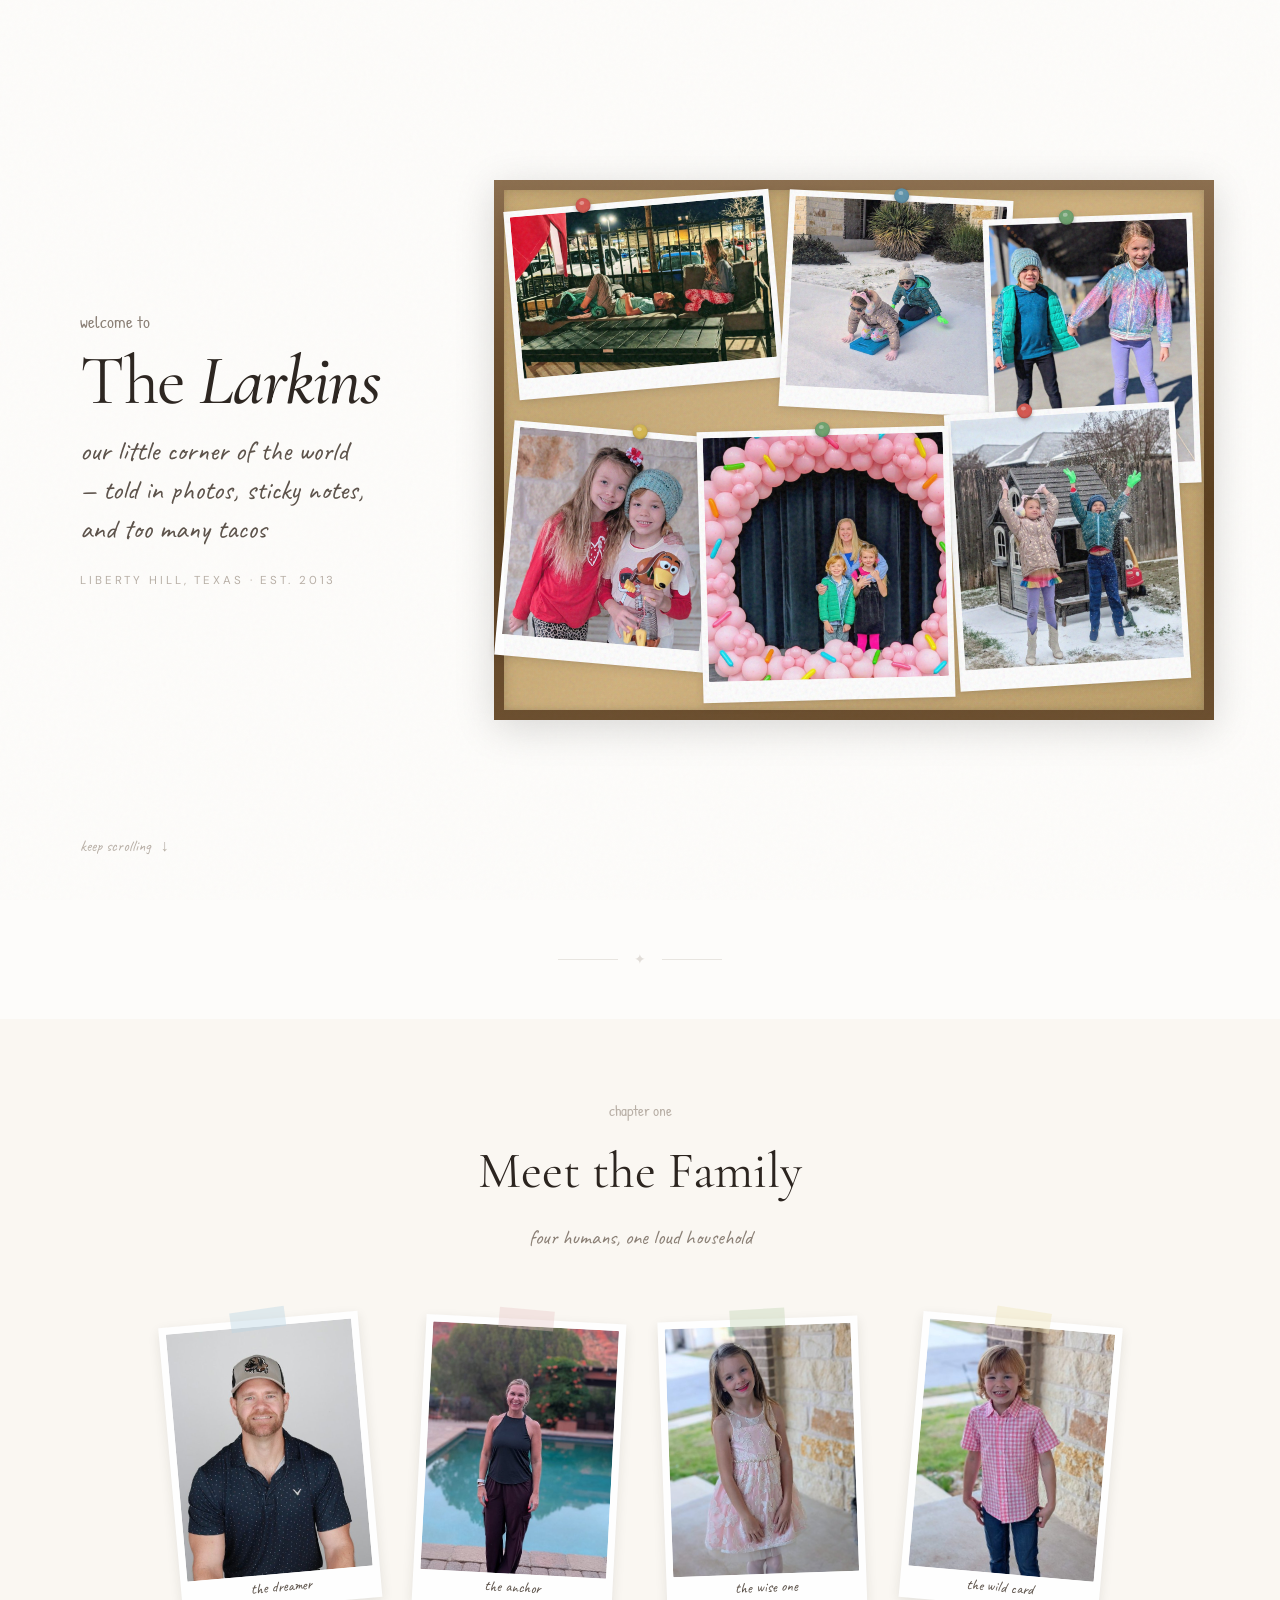
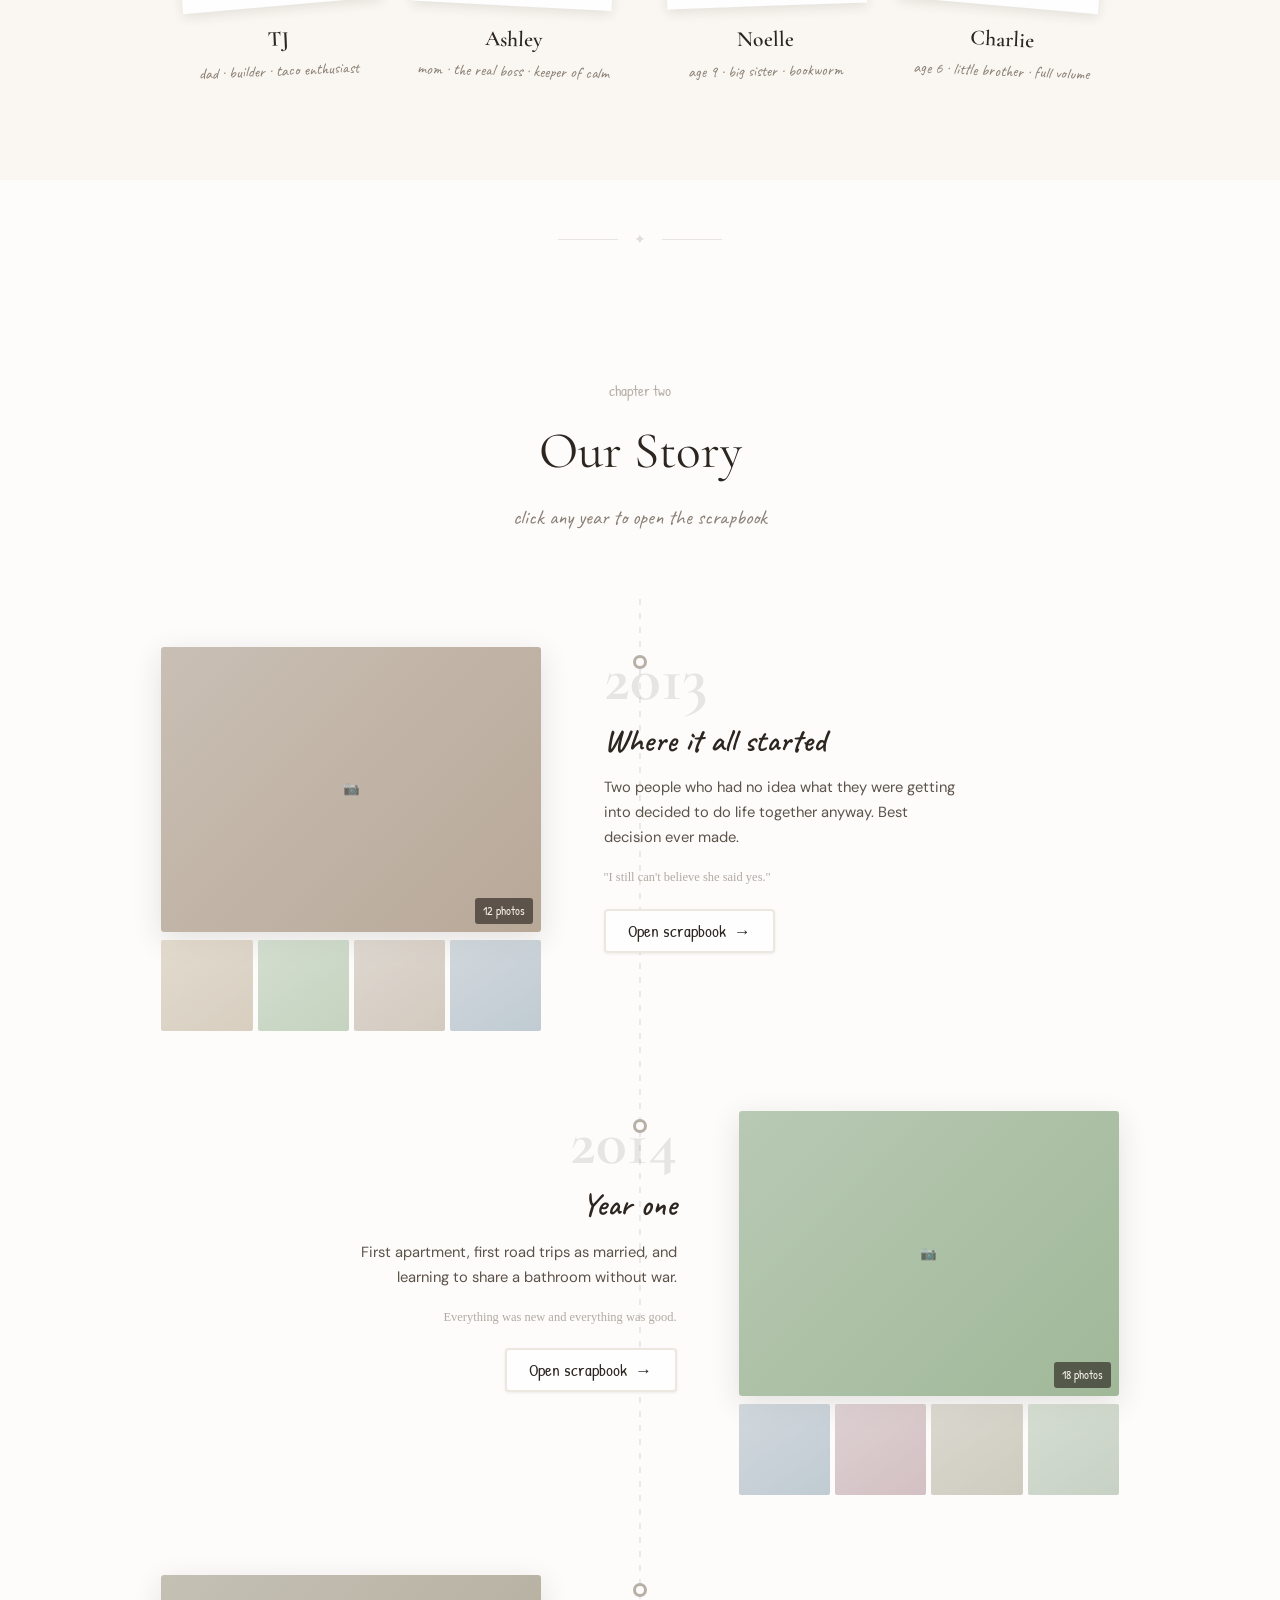
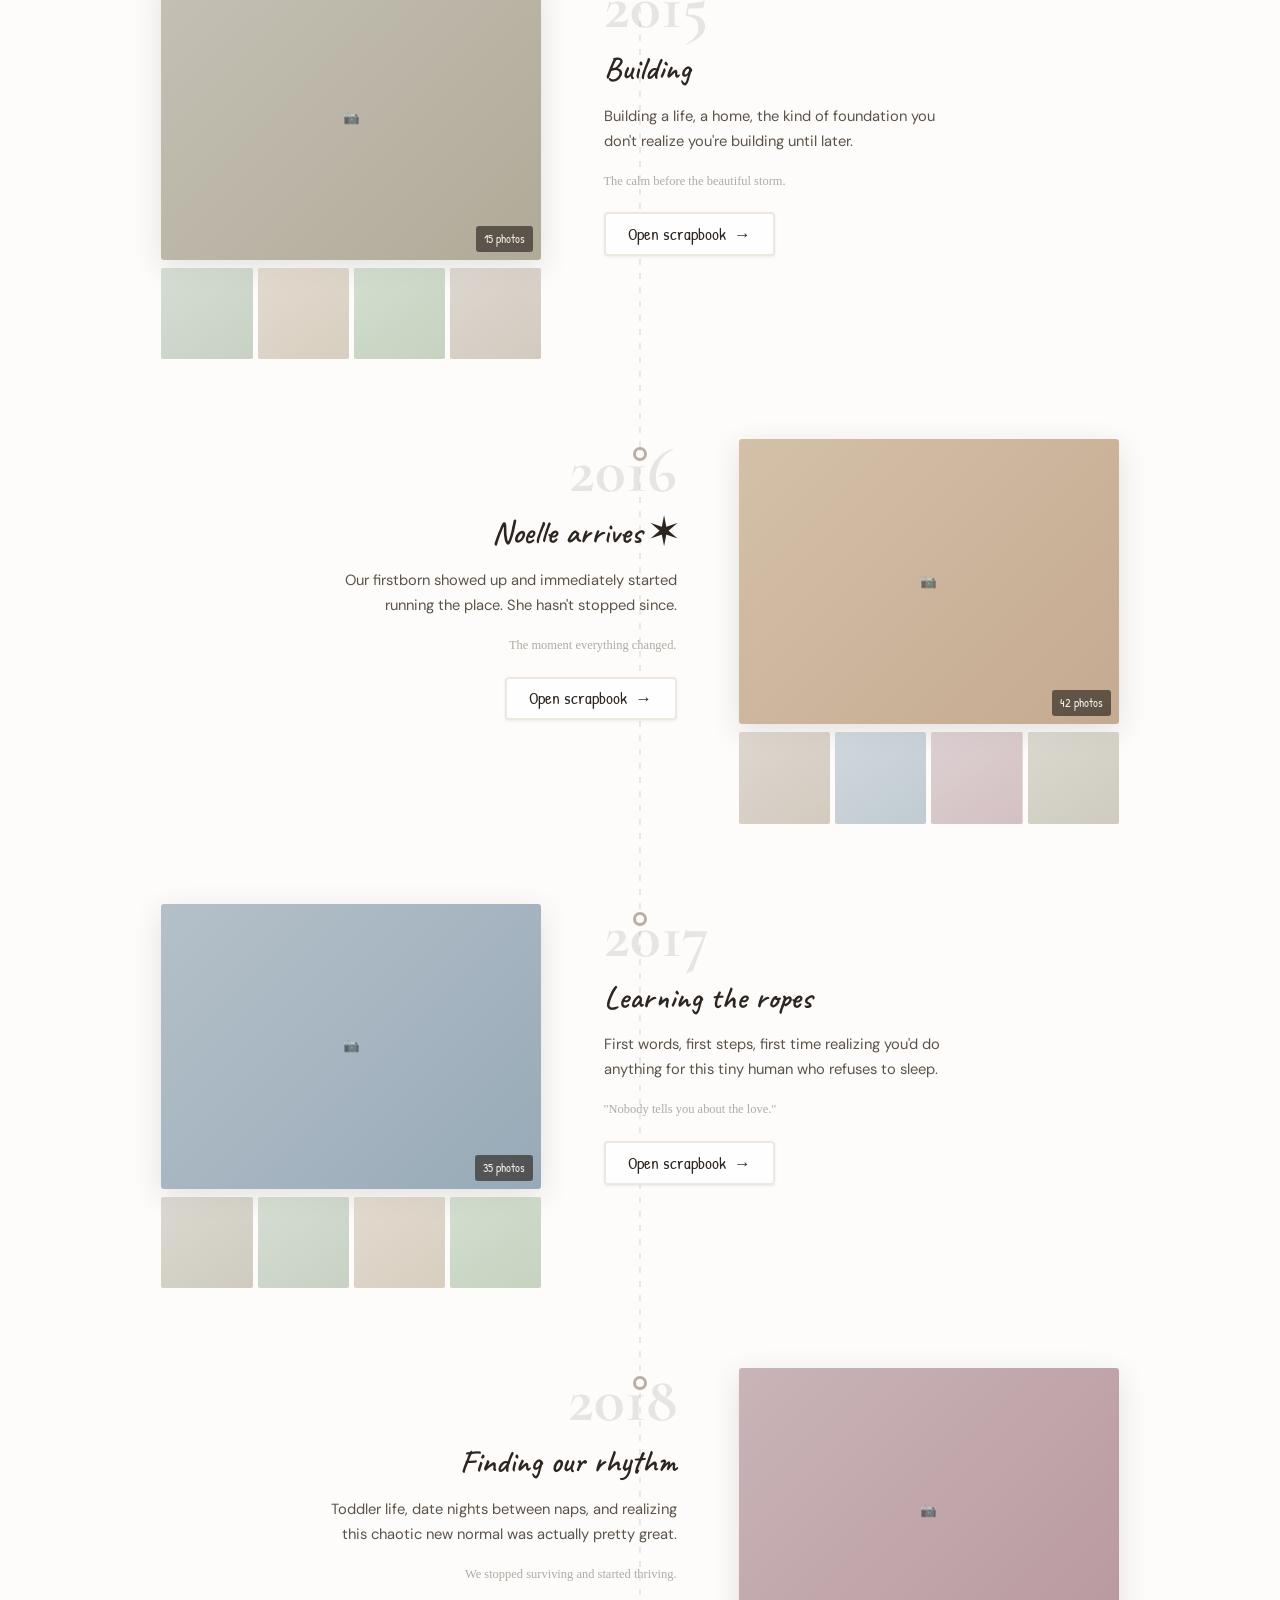
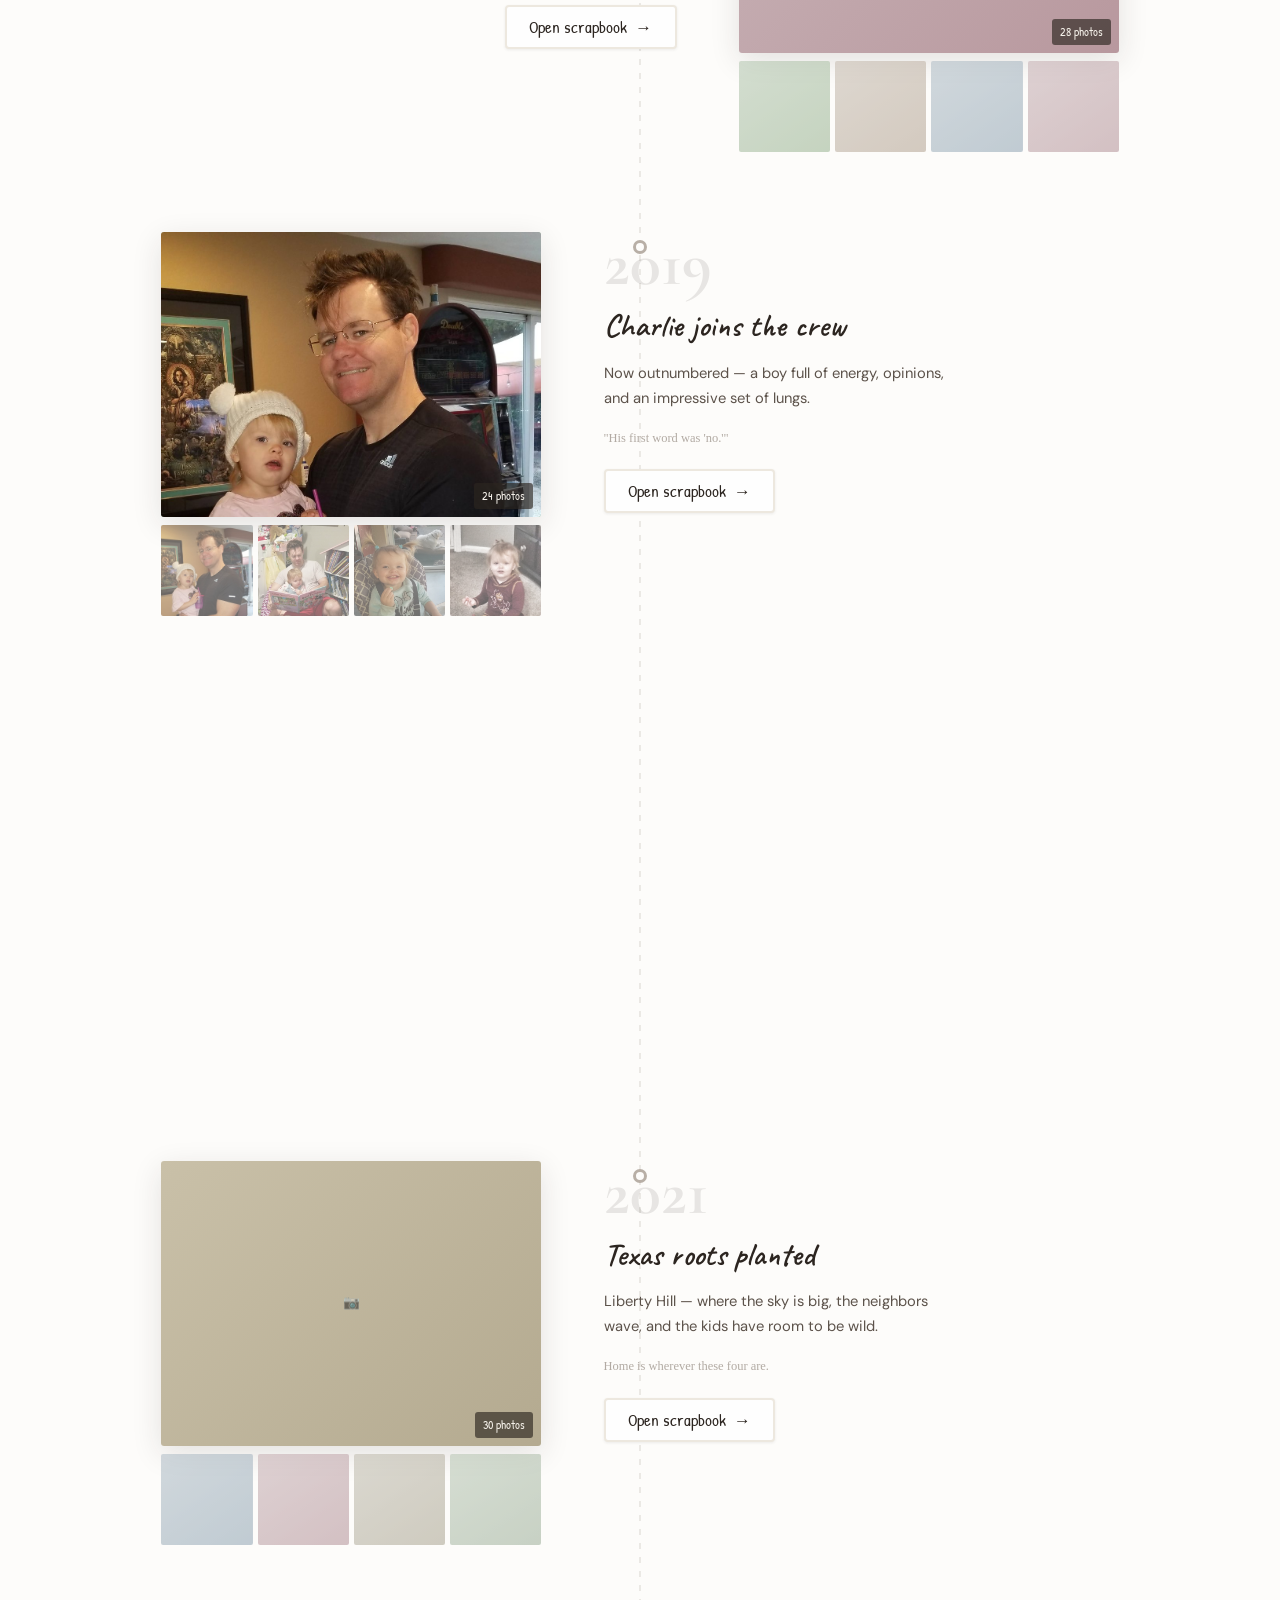
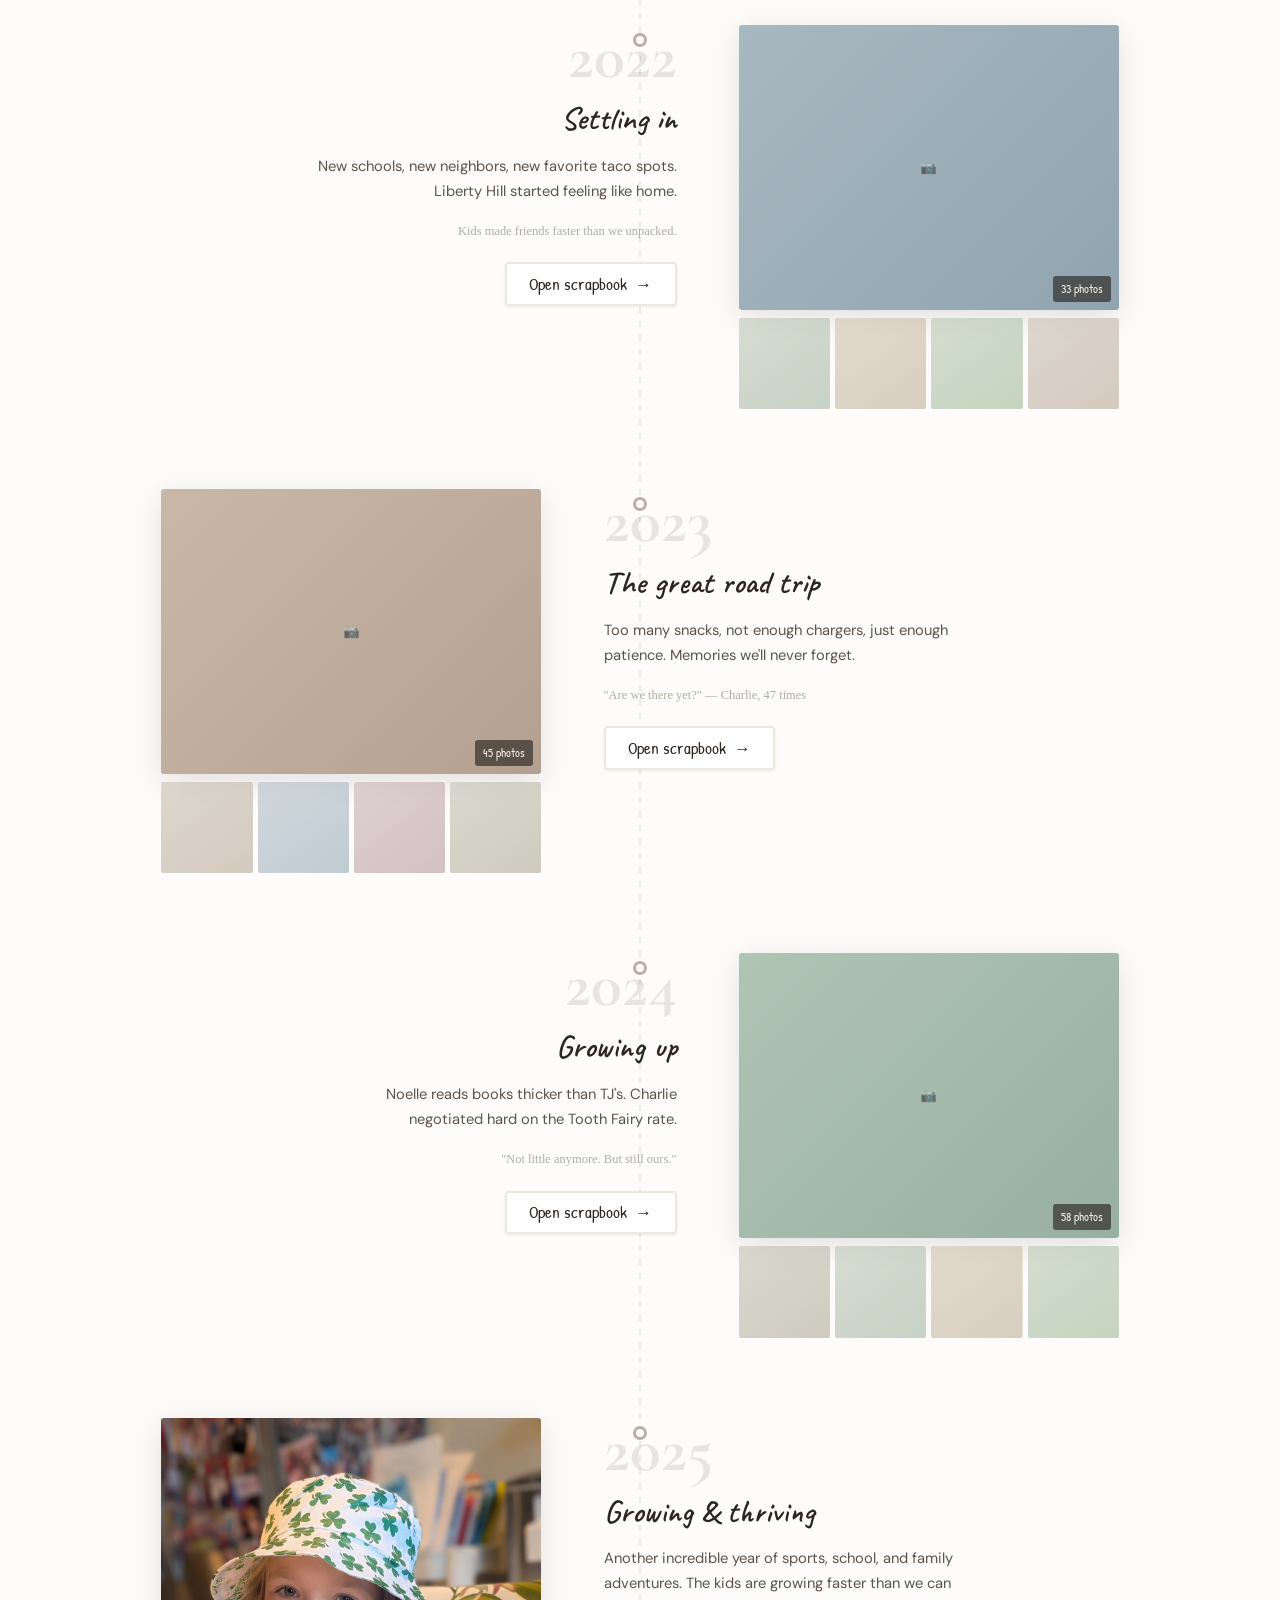
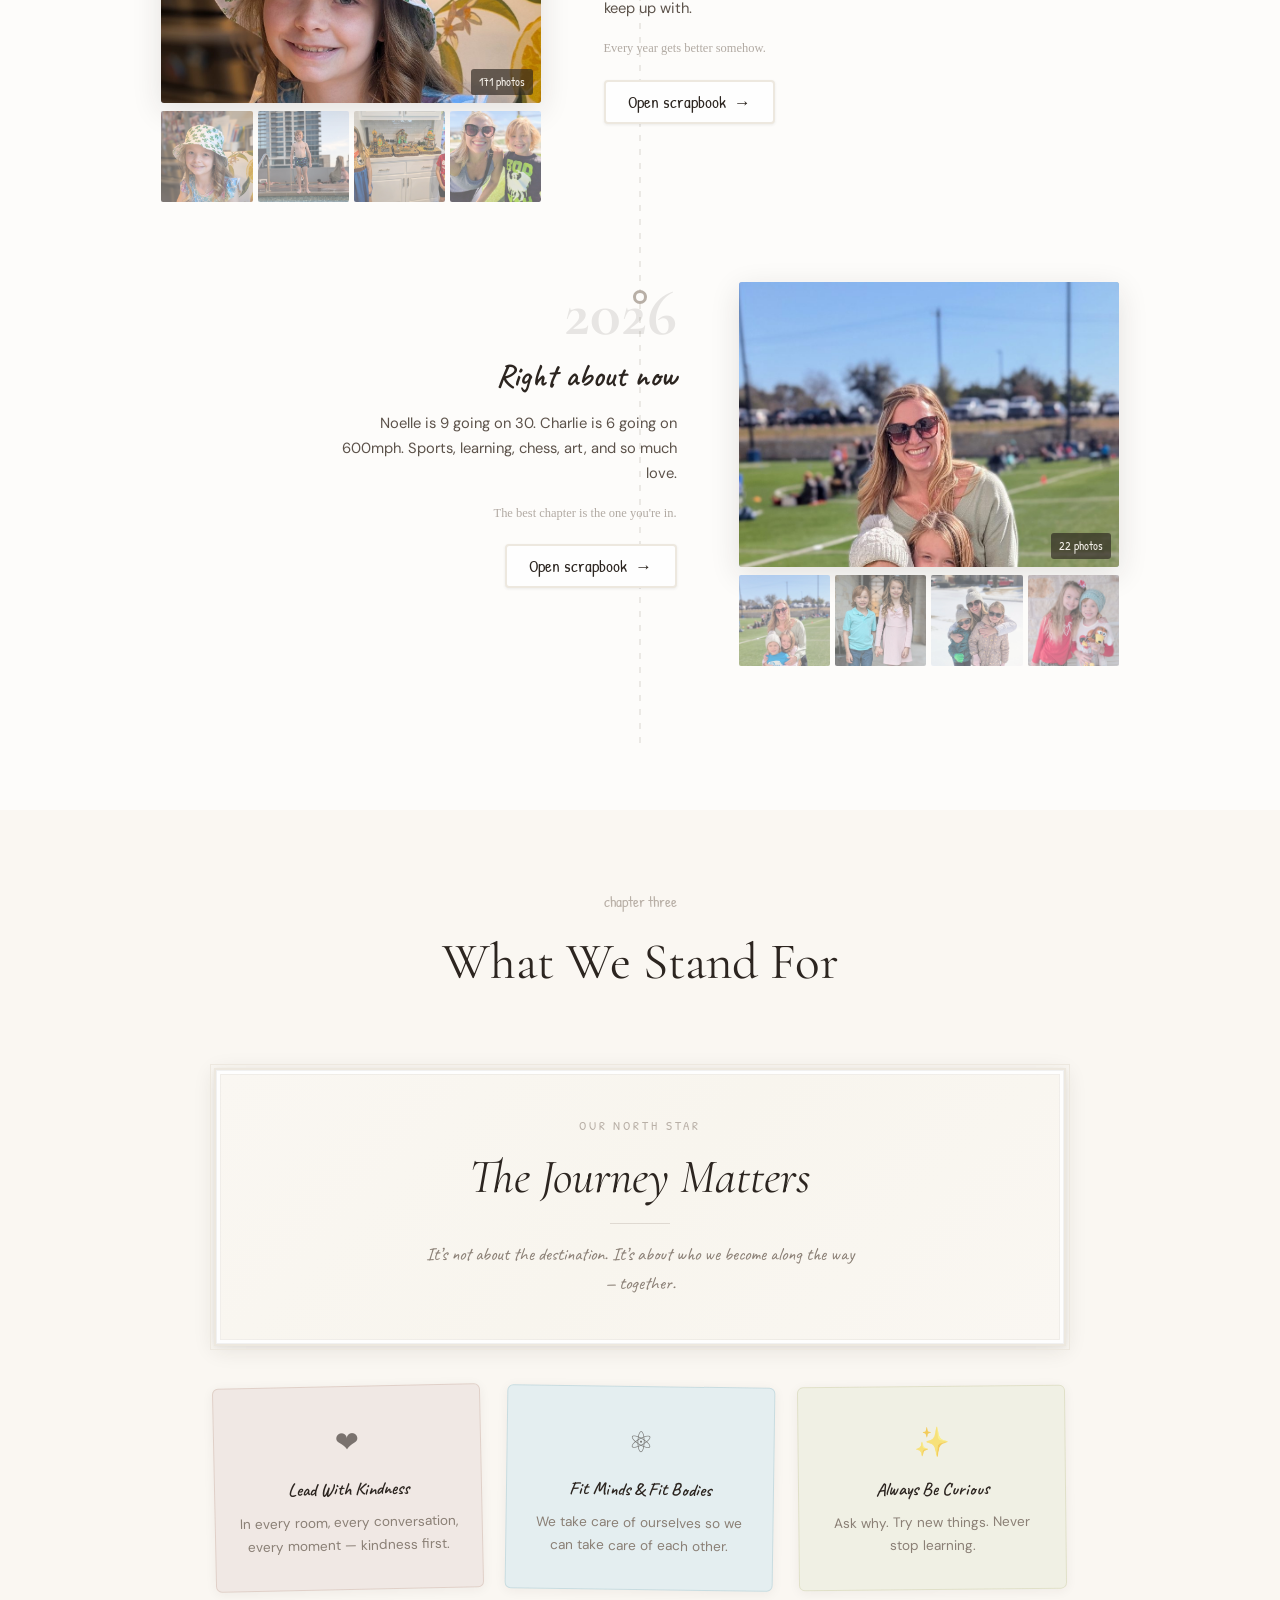
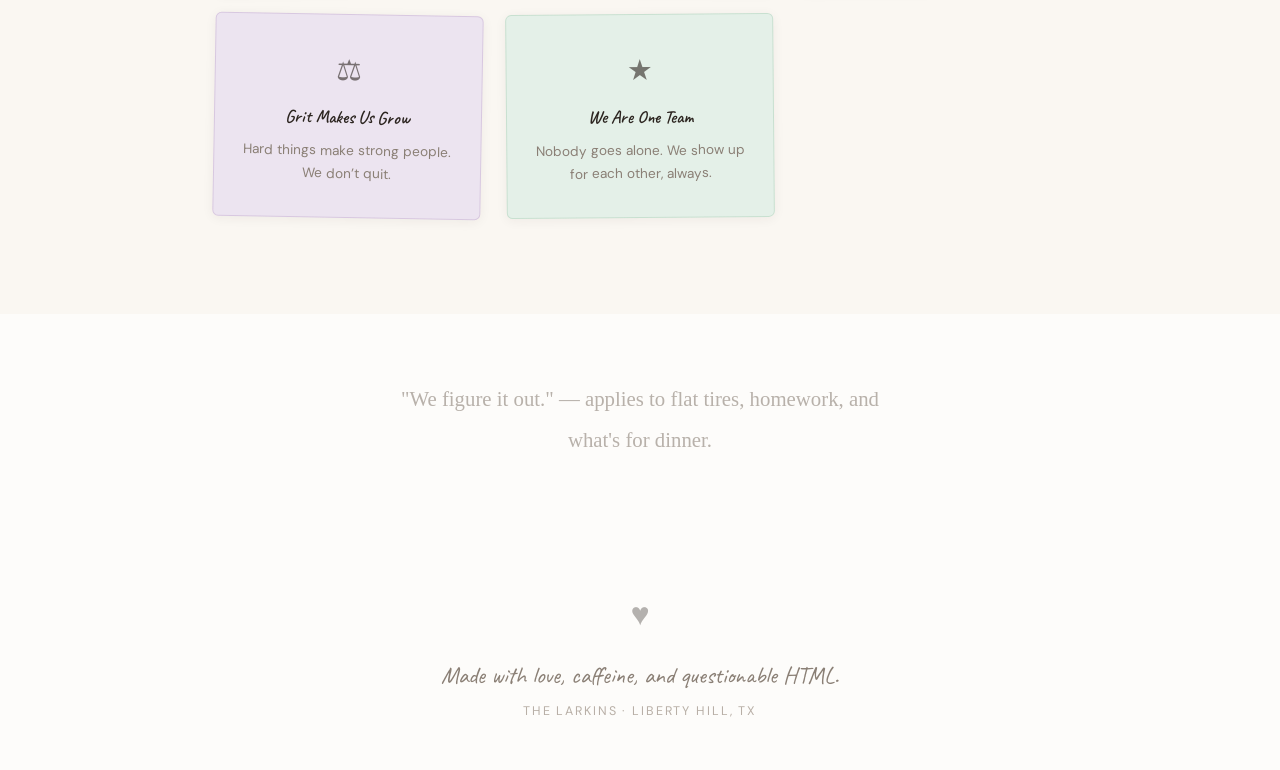
<file: index.html>
<!DOCTYPE html>
<html lang="en">
<head>
<meta charset="UTF-8">
<meta name="viewport" content="width=device-width, initial-scale=1.0">
<title>The Larkins — A Family Scrapbook</title>
<link rel="preconnect" href="https://fonts.googleapis.com">
<link rel="preconnect" href="https://fonts.gstatic.com" crossorigin>
<link href="https://fonts.googleapis.com/css2?family=Caveat:wght@400;500;600;700&family=Cormorant+Garamond:ital,wght@0,400;0,500;0,600;0,700;1,400;1,500&family=Patrick+Hand&family=Homemade+Apple&family=DM+Sans:wght@400;500&display=swap" rel="stylesheet">
<link rel="stylesheet" href="styles.css">
</head>
<body>

<!-- PHOTO FLIP MODAL -->
<div class="modal-overlay" id="modal" onclick="closeModal(event)">
  <div class="flip-container" onclick="event.stopPropagation()">
    <div class="flip-card" id="flip-card" onclick="this.classList.toggle('flipped')">
      <div class="flip-front">
        <div class="flip-front-img ph2" id="modal-img">📷</div>
        <div class="flip-front-cap" id="modal-cap">Caption</div>
      </div>
      <div class="flip-back">
        <div class="flip-back-text" id="modal-back">This is where the story behind the photo goes. The kind of thing you'd write on the back of a printed photo — who was there, what happened, why it mattered.</div>
        <div class="flip-back-date" id="modal-date">January 2019</div>
      </div>
    </div>
    <div class="flip-hint">click to flip · click outside to close</div>
  </div>
</div>

<!-- ========== MAIN PAGE ========== -->
<div class="page active" id="home">

<section class="hero">
  <div class="hero-text">
    <p class="hero-ey">welcome to</p>
    <h1 class="hero-t">The <em>Larkins</em></h1>
    <p class="hero-sub">our little corner of the world — told in photos, sticky notes, and too many tacos</p>
    <p class="hero-loc">Liberty Hill, Texas · Est. 2013</p>
    <div class="hero-sc"><span>keep scrolling</span><span>↓</span></div>
  </div>
  <div class="hero-cork">
    <div class="cork-frame" id="corkboard">
      <!-- Populated by JS -->
    </div>
  </div>
</section>

<div class="dv"><div class="dv-l"></div><span class="dv-i">✦</span><div class="dv-l"></div></div>

<section class="meet">
  <div class="sh"><p class="sh-l" data-a>chapter one</p><h2 class="sh-t" data-a>Meet the Family</h2><p class="sh-g" data-a>four humans, one loud household</p></div>
  <div class="fg">
    <div class="fm" style="--t:-2.5deg" data-delay="0"><div class="fpol" style="--t:-2.5deg"><div class="tp tp-c tb" style="--tr:-3deg"></div><img src="photos/headshots/tj.jpg" style="width:100%;display:block;border-radius:1px" draggable="false"><span class="fpc">the dreamer</span></div><p class="fnm">TJ</p><p class="frl">dad · builder · taco enthusiast</p></div>
    <div class="fm" style="--t:1.5deg" data-delay="120"><div class="fpol" style="--t:1.5deg"><div class="tp tp-c tbl" style="--tr:2deg"></div><img src="photos/headshots/ashley.jpg" style="width:100%;display:block;border-radius:1px" draggable="false"><span class="fpc">the anchor</span></div><p class="fnm">Ashley</p><p class="frl">mom · the real boss · keeper of calm</p></div>
    <div class="fm" style="--t:-1deg" data-delay="240"><div class="fpol" style="--t:-1deg"><div class="tp tp-c ts" style="--tr:-1.5deg"></div><img src="photos/headshots/noelle.jpg" style="width:100%;display:block;border-radius:1px" draggable="false"><span class="fpc">the wise one</span></div><p class="fnm">Noelle</p><p class="frl">age 9 · big sister · bookworm</p></div>
    <div class="fm" style="--t:2.5deg" data-delay="360"><div class="fpol" style="--t:2.5deg"><div class="tp tp-c tbu" style="--tr:4deg"></div><img src="photos/headshots/charlie.jpg" style="width:100%;display:block;border-radius:1px" draggable="false"><span class="fpc">the wild card</span></div><p class="fnm">Charlie</p><p class="frl">age 6 · little brother · full volume</p></div>
  </div>
</section>

<div class="dv"><div class="dv-l"></div><span class="dv-i">✦</span><div class="dv-l"></div></div>

<section class="tls">
  <div class="sh"><p class="sh-l" data-a>chapter two</p><h2 class="sh-t" data-a>Our Story</h2><p class="sh-g" data-a>click any year to open the scrapbook</p></div>
  <div class="tl" id="timeline"></div>
</section>

<!-- Core Values -->
<section class="cv">
  <div class="sh"><p class="sh-l" data-a>chapter three</p><h2 class="sh-t" data-a>What We Stand For</h2></div>
  <div class="cv-wall">
    <div class="cv-hero-frame" data-a>
      <div class="cv-hero-inner">
        <p class="cv-hero-label">our north star</p>
        <h3 class="cv-hero-text">The Journey Matters</h3>
        <div class="cv-hero-line"></div>
        <p class="cv-hero-sub">It&rsquo;s not about the destination. It&rsquo;s about who we become along the way &mdash; together.</p>
      </div>
    </div>
    <div class="cv-grid">
      <div class="cv-card cv-c1" style="--r:-1.2deg" data-a data-delay="100">
        <span class="cv-icon">&#10084;</span>
        <h4 class="cv-title">Lead With Kindness</h4>
        <p class="cv-desc">In every room, every conversation, every moment &mdash; kindness first.</p>
      </div>
      <div class="cv-card cv-c2" style="--r:0.8deg" data-a data-delay="200">
        <span class="cv-icon">&#9883;</span>
        <h4 class="cv-title">Fit Minds &amp; Fit Bodies</h4>
        <p class="cv-desc">We take care of ourselves so we can take care of each other.</p>
      </div>
      <div class="cv-card cv-c3" style="--r:-0.6deg" data-a data-delay="300">
        <span class="cv-icon">&#10024;</span>
        <h4 class="cv-title">Always Be Curious</h4>
        <p class="cv-desc">Ask why. Try new things. Never stop learning.</p>
      </div>
      <div class="cv-card cv-c4" style="--r:1deg" data-a data-delay="400">
        <span class="cv-icon">&#9878;</span>
        <h4 class="cv-title">Grit Makes Us Grow</h4>
        <p class="cv-desc">Hard things make strong people. We don&rsquo;t quit.</p>
      </div>
      <div class="cv-card cv-c5" style="--r:-0.5deg" data-a data-delay="500">
        <span class="cv-icon">&#9733;</span>
        <h4 class="cv-title">We Are One Team</h4>
        <p class="cv-desc">Nobody goes alone. We show up for each other, always.</p>
      </div>
    </div>
  </div>
</section>

<div class="qs"><p class="qt">"We figure it out." — applies to flat tires, homework, and what's for dinner.</p></div>

<section class="ft"><div class="ft-h">♥</div><p class="ft-t">Made with love, caffeine, and questionable HTML.</p><p class="ft-s">The Larkins · Liberty Hill, TX</p></section>
</div>

<!-- ========== DYNAMIC SCRAPBOOK PAGE ========== -->
<div class="page" id="sb-year">
<div class="sb-pg">
  <button class="sb-bk" onclick="nav('home')">← Back to story</button>
  <div class="sb-hd">
    <div class="sb-yr" id="sb-yr-num"></div>
    <div class="sb-hl" id="sb-yr-hl"></div>
    <p class="sb-ds" id="sb-yr-ds"></p>
  </div>
  <div class="sb-sp" id="sb-yr-spread"></div>
  <section class="ft"><button class="sb-bk" onclick="nav('home')" style="position:relative;top:auto;left:auto">← Back to our story</button><br><br><p class="ft-s">The Larkins · Liberty Hill, TX</p></section>
</div>
</div>

<script src="data.js"></script>
<script src="app.js"></script>
</body>
</html>
</file>
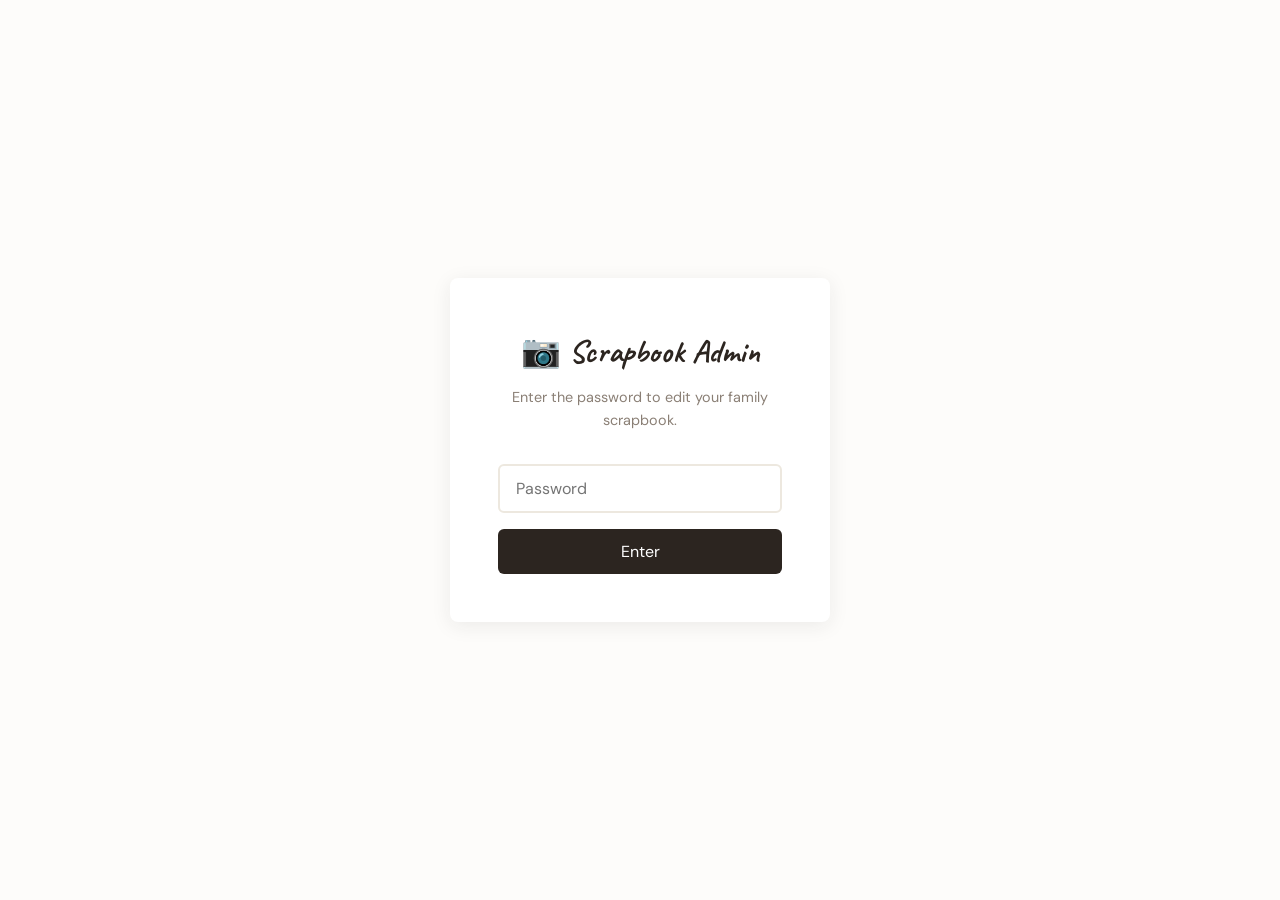
<file: admin.html>
<!DOCTYPE html>
<html lang="en">
<head>
<meta charset="UTF-8">
<meta name="viewport" content="width=device-width, initial-scale=1.0">
<title>Scrapbook Admin</title>
<link href="https://fonts.googleapis.com/css2?family=DM+Sans:wght@400;500;600&family=Caveat:wght@400;600&display=swap" rel="stylesheet">
<style>
:root {
  --bg: #FDFCFA; --bg2: #FAF7F2; --bg3: #F5F1EA; --bg4: #EDE8DF;
  --ink: #2C2520; --ink2: #5C524A; --ink3: #8A7F75; --ink4: #B8AFA6;
  --accent: #5A8FA8; --accent-light: #E8F0F4;
  --success: #6A9F6A; --success-light: #E8F4E8;
  --warn: #D4524A; --warn-light: #F8E8E8;
}
* { margin:0; padding:0; box-sizing:border-box; }
body { font-family:'DM Sans',sans-serif; background:var(--bg); color:var(--ink); line-height:1.6; }

/* Login */
.login-screen { display:flex; align-items:center; justify-content:center; min-height:100vh; padding:2rem; }
.login-box { background:white; padding:3rem; border-radius:8px; box-shadow:0 4px 20px rgba(44,37,32,.08); max-width:380px; width:100%; text-align:center; }
.login-box h1 { font-family:'Caveat',cursive; font-size:2rem; margin-bottom:.5rem; }
.login-box p { color:var(--ink3); font-size:.9rem; margin-bottom:2rem; }
.login-box input { width:100%; padding:.75rem 1rem; border:2px solid var(--bg4); border-radius:6px; font-size:1rem; font-family:inherit; outline:none; transition:border .3s; }
.login-box input:focus { border-color:var(--accent); }
.login-box button { width:100%; margin-top:1rem; padding:.75rem; background:var(--ink); color:white; border:none; border-radius:6px; font-size:1rem; font-family:inherit; cursor:pointer; transition:background .3s; }
.login-box button:hover { background:var(--accent); }
.login-error { color:var(--warn); font-size:.85rem; margin-top:.75rem; display:none; }

/* Layout */
.admin { display:none; }
.admin.active { display:block; }
.admin-header { background:white; border-bottom:1px solid var(--bg4); padding:1rem 2rem; display:flex; align-items:center; justify-content:space-between; position:sticky; top:0; z-index:100; }
.admin-header h1 { font-family:'Caveat',cursive; font-size:1.5rem; }
.admin-header .actions { display:flex; gap:.75rem; align-items:center; }
.status { font-size:.8rem; color:var(--ink3); }
.status.saved { color:var(--success); }

.admin-nav { background:white; border-bottom:1px solid var(--bg4); padding:0 2rem; display:flex; gap:0; overflow-x:auto; }
.admin-nav button { padding:.75rem 1.5rem; background:none; border:none; border-bottom:3px solid transparent; font-family:inherit; font-size:.9rem; color:var(--ink3); cursor:pointer; white-space:nowrap; transition:all .2s; }
.admin-nav button:hover { color:var(--ink); }
.admin-nav button.active { color:var(--ink); border-bottom-color:var(--accent); font-weight:500; }

.admin-content { max-width:1000px; margin:0 auto; padding:2rem; }

/* Buttons */
.btn { display:inline-flex; align-items:center; gap:.4rem; padding:.5rem 1.2rem; border-radius:6px; font-family:inherit; font-size:.85rem; cursor:pointer; transition:all .2s; border:none; }
.btn-primary { background:var(--accent); color:white; }
.btn-primary:hover { background:#4A7F98; }
.btn-secondary { background:white; color:var(--ink); border:1.5px solid var(--bg4); }
.btn-secondary:hover { border-color:var(--ink3); }
.btn-danger { background:var(--warn-light); color:var(--warn); }
.btn-danger:hover { background:var(--warn); color:white; }
.btn-export { background:var(--success); color:white; }
.btn-export:hover { background:#5A8F5A; }

/* Cards */
.card { background:white; border-radius:8px; border:1px solid var(--bg4); margin-bottom:1.25rem; overflow:hidden; }
.card-header { padding:1rem 1.25rem; display:flex; align-items:center; justify-content:space-between; cursor:pointer; user-select:none; }
.card-header:hover { background:var(--bg2); }
.card-header h3 { font-size:1rem; font-weight:500; }
.card-header .year-badge { font-family:'Caveat',cursive; font-size:1.3rem; font-weight:600; color:var(--accent); min-width:50px; }
.card-header .meta { font-size:.8rem; color:var(--ink3); }
.card-header .chevron { transition:transform .2s; color:var(--ink4); }
.card-header.open .chevron { transform:rotate(90deg); }
.card-body { display:none; padding:1.25rem; border-top:1px solid var(--bg4); }
.card-body.open { display:block; }

/* Form fields */
.field { margin-bottom:1rem; }
.field label { display:block; font-size:.8rem; font-weight:500; color:var(--ink3); margin-bottom:.3rem; text-transform:uppercase; letter-spacing:.05em; }
.field input, .field textarea { width:100%; padding:.6rem .8rem; border:1.5px solid var(--bg4); border-radius:5px; font-family:inherit; font-size:.9rem; outline:none; transition:border .2s; background:var(--bg); }
.field input:focus, .field textarea:focus { border-color:var(--accent); background:white; }
.field textarea { resize:vertical; min-height:70px; }
.field-row { display:grid; grid-template-columns:1fr 1fr; gap:1rem; }
.field .hint { font-size:.75rem; color:var(--ink4); margin-top:.2rem; }

/* Photo grid for captions */
.photo-grid { display:grid; grid-template-columns:repeat(auto-fill, minmax(200px, 1fr)); gap:1rem; }
.photo-card { background:var(--bg2); border-radius:6px; overflow:hidden; border:1.5px solid var(--bg4); transition:border .2s; }
.photo-card:focus-within { border-color:var(--accent); }
.photo-card img { width:100%; height:140px; object-fit:cover; object-position:center top; }
.photo-card .photo-fields { padding:.75rem; }
.photo-card .photo-fields input,
.photo-card .photo-fields textarea { font-size:.8rem; padding:.4rem .6rem; }
.photo-card .photo-fields label { font-size:.7rem; }
.photo-card .photo-fields textarea { min-height:50px; }
.photo-card .photo-meta { font-size:.7rem; color:var(--ink4); padding:0 .75rem .5rem; }

/* Family section */
.family-member { display:flex; gap:1.5rem; padding:1.25rem; border-bottom:1px solid var(--bg3); }
.family-member:last-child { border-bottom:none; }
.family-member img { width:80px; height:100px; object-fit:cover; object-position:top center; border-radius:4px; flex-shrink:0; }
.family-fields { flex:1; }

/* Hero/site settings */
.site-preview { background:var(--bg2); border-radius:6px; padding:1.5rem; margin-bottom:1.5rem; text-align:center; }
.site-preview h2 { font-family:'Caveat',cursive; font-size:1.8rem; margin-bottom:.25rem; }

/* Toast */
.toast { position:fixed; bottom:2rem; right:2rem; background:var(--ink); color:white; padding:.75rem 1.5rem; border-radius:6px; font-size:.9rem; opacity:0; transform:translateY(10px); transition:all .3s; pointer-events:none; z-index:9999; }
.toast.show { opacity:1; transform:translateY(0); }

/* Section panels */
.panel { display:none; }
.panel.active { display:block; }

/* Export area */
.export-area { background:var(--bg2); border-radius:6px; padding:1.5rem; margin-top:1.5rem; }
.export-area pre { background:var(--ink); color:#e8e0d8; padding:1rem; border-radius:4px; font-size:.75rem; overflow-x:auto; max-height:300px; overflow-y:auto; margin-top:.75rem; white-space:pre-wrap; word-break:break-all; }

@media(max-width:600px){
  .field-row { grid-template-columns:1fr; }
  .family-member { flex-direction:column; gap:.75rem; }
  .family-member img { width:60px; height:75px; }
  .photo-grid { grid-template-columns:repeat(auto-fill, minmax(150px, 1fr)); }
  .admin-content { padding:1rem; }
}
</style>
</head>
<body>

<!-- LOGIN -->
<div class="login-screen" id="login-screen">
  <div class="login-box">
    <h1>📷 Scrapbook Admin</h1>
    <p>Enter the password to edit your family scrapbook.</p>
    <input type="password" id="password-input" placeholder="Password" onkeydown="if(event.key==='Enter')attemptLogin()">
    <button onclick="attemptLogin()">Enter</button>
    <p class="login-error" id="login-error">Wrong password. Try again.</p>
  </div>
</div>

<!-- ADMIN -->
<div class="admin" id="admin">
  <div class="admin-header">
    <h1>📷 Scrapbook Admin</h1>
    <div class="actions">
      <span class="status" id="save-status"></span>
      <button class="btn btn-export" onclick="exportAll()">⬇ Export Files</button>
      <button class="btn btn-secondary" onclick="location.href='/'">View Site →</button>
    </div>
  </div>

  <div class="admin-nav">
    <button class="active" onclick="switchPanel('timeline',this)">Timeline</button>
    <button onclick="switchPanel('family',this)">Family</button>
    <button onclick="switchPanel('photos',this)">Photo Captions</button>
    <button onclick="switchPanel('site',this)">Site Settings</button>
    <button onclick="switchPanel('export',this)">Export</button>
  </div>

  <div class="admin-content">

    <!-- TIMELINE PANEL -->
    <div class="panel active" id="panel-timeline">
      <p style="color:var(--ink3);font-size:.9rem;margin-bottom:1.5rem">Edit the headline, description, and handwritten note for each year. These appear on the main timeline.</p>
      <div id="timeline-cards"></div>
    </div>

    <!-- FAMILY PANEL -->
    <div class="panel" id="panel-family">
      <p style="color:var(--ink3);font-size:.9rem;margin-bottom:1.5rem">Edit the "Meet the Family" section — names, roles, captions, and descriptions.</p>
      <div class="card">
        <div class="card-body open" id="family-fields">
          <!-- Populated by JS -->
        </div>
      </div>
    </div>

    <!-- PHOTO CAPTIONS PANEL -->
    <div class="panel" id="panel-photos">
      <p style="color:var(--ink3);font-size:.9rem;margin-bottom:1rem">Add captions and back-of-photo notes. Captions show under polaroids. Back text shows when someone flips a photo.</p>
      <div style="margin-bottom:1rem">
        <select id="photo-year-select" onchange="loadPhotoYear(this.value)" style="padding:.5rem .8rem;border:1.5px solid var(--bg4);border-radius:5px;font-family:inherit;font-size:.9rem;background:white">
        </select>
      </div>
      <div class="photo-grid" id="photo-grid"></div>
    </div>

    <!-- SITE SETTINGS PANEL -->
    <div class="panel" id="panel-site">
      <p style="color:var(--ink3);font-size:.9rem;margin-bottom:1.5rem">Edit hero text, core values, quote, and footer.</p>
      
      <div class="card">
        <div class="card-header open" onclick="toggleCard(this)">
          <h3>Hero Section</h3>
          <span class="chevron">›</span>
        </div>
        <div class="card-body open">
          <div class="field"><label>Eyebrow text</label><input id="site-hero-ey" value="welcome to"></div>
          <div class="field"><label>Title</label><input id="site-hero-title" value="The Larkins"></div>
          <div class="field"><label>Subtitle</label><textarea id="site-hero-sub">our little corner of the world — told in photos, sticky notes, and too many tacos</textarea></div>
          <div class="field"><label>Location line</label><input id="site-hero-loc" value="Liberty Hill, Texas · Est. 2013"></div>
        </div>
      </div>

      <div class="card">
        <div class="card-header" onclick="toggleCard(this)">
          <h3>Core Values</h3>
          <span class="chevron">›</span>
        </div>
        <div class="card-body">
          <div class="field"><label>North Star headline</label><input id="site-cv-headline" value="The Journey Matters"></div>
          <div class="field"><label>North Star description</label><textarea id="site-cv-desc">It's not about the destination. It's about who we become along the way — together.</textarea></div>
          <div id="values-fields"></div>
        </div>
      </div>

      <div class="card">
        <div class="card-header" onclick="toggleCard(this)">
          <h3>Quote & Footer</h3>
          <span class="chevron">›</span>
        </div>
        <div class="card-body">
          <div class="field"><label>Quote</label><textarea id="site-quote">"We figure it out." — applies to flat tires, homework, and what's for dinner.</textarea></div>
          <div class="field"><label>Footer line 1</label><input id="site-footer1" value="Made with love, caffeine, and questionable HTML."></div>
          <div class="field"><label>Footer line 2</label><input id="site-footer2" value="The Larkins · Liberty Hill, TX"></div>
        </div>
      </div>
    </div>

    <!-- EXPORT PANEL -->
    <div class="panel" id="panel-export">
      <p style="color:var(--ink3);font-size:.9rem;margin-bottom:1.5rem">Export your edits as files you can push to the site via Claude Code. This generates updated <code>data.js</code> and manifest JSON files.</p>
      
      <button class="btn btn-export" onclick="exportAll()" style="font-size:1rem;padding:.75rem 2rem">⬇ Generate & Download All Files</button>

      <div class="export-area" id="export-preview" style="display:none">
        <h4 style="margin-bottom:.5rem">Preview: data.js</h4>
        <pre id="export-data-preview"></pre>
      </div>
    </div>

  </div>
</div>

<div class="toast" id="toast"></div>

<script>
// ====== CONFIG ======
// Simple password hash (not security, just a gate)
const PASS_HASH = '8c6976e5b5410415bde908bd4dee15dfb167a9c873fc4bb8a81f6f2ab448a918'; // "admin"

// ====== STATE ======
let yearData = [];
let manifests = {};
let familyData = {};
let siteData = {};
let valuesData = [];

// ====== LOGIN ======
async function hashPassword(pw) {
  const enc = new TextEncoder().encode(pw);
  const buf = await crypto.subtle.digest('SHA-256', enc);
  return Array.from(new Uint8Array(buf)).map(b => b.toString(16).padStart(2,'0')).join('');
}

async function attemptLogin() {
  const pw = document.getElementById('password-input').value;
  const hash = await hashPassword(pw);
  if (hash === PASS_HASH) {
    document.getElementById('login-screen').style.display = 'none';
    document.getElementById('admin').classList.add('active');
    sessionStorage.setItem('admin-auth', '1');
    loadAllData();
  } else {
    document.getElementById('login-error').style.display = 'block';
    document.getElementById('password-input').value = '';
    document.getElementById('password-input').focus();
  }
}

// Auto-login if already authenticated this session
if (sessionStorage.getItem('admin-auth') === '1') {
  document.getElementById('login-screen').style.display = 'none';
  document.getElementById('admin').classList.add('active');
  // Load data after DOM ready
  setTimeout(loadAllData, 0);
}

// ====== DATA LOADING ======
async function loadAllData() {
  // Load data.js by fetching it as text and extracting the Y array
  try {
    const resp = await fetch('data.js');
    const text = await resp.text();
    // Extract Y array using eval in a controlled way
    const fn = new Function(text + '; return Y;');
    yearData = fn();
  } catch(e) {
    console.error('Failed to load data.js', e);
    yearData = [];
  }

  // Load manifests
  for (const yr of yearData) {
    if (yr.hasPhotos) {
      try {
        const r = await fetch('photos/' + yr.y + '/manifest.json');
        if (r.ok) manifests[yr.y] = await r.json();
      } catch(e) {}
    }
  }

  // Default family data (editable)
  familyData = {
    members: [
      { id: 'tj', name: 'TJ', role: 'dad · builder · taco enthusiast', caption: 'the dreamer', photo: 'photos/headshots/tj.jpg' },
      { id: 'ashley', name: 'Ashley', role: 'mom · the real boss · keeper of calm', caption: 'the anchor', photo: 'photos/headshots/ashley.jpg' },
      { id: 'noelle', name: 'Noelle', role: 'age 9 · big sister · bookworm', caption: 'the wise one', photo: 'photos/headshots/noelle.jpg' },
      { id: 'charlie', name: 'Charlie', role: 'age 6 · little brother · full volume', caption: 'the wild card', photo: 'photos/headshots/charlie.jpg' }
    ]
  };

  valuesData = [
    { icon: '❤', title: 'Lead With Kindness', desc: 'In every room, every conversation, every moment — kindness first.' },
    { icon: '⚛', title: 'Fit Minds & Fit Bodies', desc: 'We take care of ourselves so we can take care of each other.' },
    { icon: '✨', title: 'Always Be Curious', desc: 'Ask why. Try new things. Never stop learning.' },
    { icon: '⚖', title: 'Grit Makes Us Grow', desc: 'Hard things make strong people. We don\'t quit.' },
    { icon: '★', title: 'We Are One Team', desc: 'Nobody goes alone. We show up for each other, always.' }
  ];

  // Try loading saved edits from localStorage
  try {
    const saved = localStorage.getItem('scrapbook-admin-data');
    if (saved) {
      const parsed = JSON.parse(saved);
      if (parsed.familyData) familyData = parsed.familyData;
      if (parsed.valuesData) valuesData = parsed.valuesData;
      if (parsed.manifests) {
        // Merge caption/backText edits into loaded manifests
        for (const [year, items] of Object.entries(parsed.manifests)) {
          if (manifests[year]) {
            for (const savedItem of items) {
              const match = manifests[year].find(m => m.filename === savedItem.filename);
              if (match) {
                if (savedItem.caption) match.caption = savedItem.caption;
                if (savedItem.backText) match.backText = savedItem.backText;
              }
            }
          }
        }
      }
      // Merge year data edits
      if (parsed.yearEdits) {
        for (const edit of parsed.yearEdits) {
          const yr = yearData.find(y => y.y === edit.y);
          if (yr) {
            if (edit.h) yr.h = edit.h;
            if (edit.s) yr.s = edit.s;
            if (edit.n) yr.n = edit.n;
            if (edit.sbHl) yr.sbHl = edit.sbHl;
            if (edit.sbDs) yr.sbDs = edit.sbDs;
          }
        }
      }
    }
  } catch(e) {}

  renderTimeline();
  renderFamily();
  renderPhotoYearSelect();
  renderValues();
}

// ====== SAVE ======
function saveAll() {
  // Read all current field values
  readTimelineFields();
  readFamilyFields();
  readValuesFields();

  const saveData = {
    yearEdits: yearData.map(yr => ({ y: yr.y, h: yr.h, s: yr.s, n: yr.n, sbHl: yr.sbHl || '', sbDs: yr.sbDs || '' })),
    familyData: familyData,
    valuesData: valuesData,
    manifests: {}
  };

  // Save caption/backText edits
  for (const [year, items] of Object.entries(manifests)) {
    saveData.manifests[year] = items.map(i => ({
      filename: i.filename,
      caption: i.caption || '',
      backText: i.backText || ''
    }));
  }

  localStorage.setItem('scrapbook-admin-data', JSON.stringify(saveData));
  showToast('Saved to browser');
  document.getElementById('save-status').textContent = 'Saved ✓';
  document.getElementById('save-status').className = 'status saved';
}

// Auto-save on field changes
let saveTimeout;
function autoSave() {
  clearTimeout(saveTimeout);
  document.getElementById('save-status').textContent = 'Unsaved changes...';
  document.getElementById('save-status').className = 'status';
  saveTimeout = setTimeout(saveAll, 1500);
}

// ====== RENDER: TIMELINE ======
function renderTimeline() {
  const container = document.getElementById('timeline-cards');
  container.innerHTML = '';

  yearData.forEach((yr, i) => {
    const hasPhotos = yr.hasPhotos ? '<span style="color:var(--success);font-size:.75rem">📷 has photos</span>' : '<span style="font-size:.75rem;color:var(--ink4)">no photos yet</span>';
    const card = document.createElement('div');
    card.className = 'card';
    card.innerHTML = `
      <div class="card-header" onclick="toggleCard(this)">
        <span class="year-badge">${yr.y}</span>
        <h3 style="flex:1;margin:0 1rem">${yr.h}</h3>
        ${hasPhotos}
        <span class="chevron" style="margin-left:.75rem">›</span>
      </div>
      <div class="card-body">
        <div class="field"><label>Headline</label><input value="${escHtml(yr.h)}" data-year="${yr.y}" data-field="h" oninput="autoSave()"></div>
        <div class="field"><label>Description</label><textarea data-year="${yr.y}" data-field="s" oninput="autoSave()">${escHtml(yr.s)}</textarea></div>
        <div class="field"><label>Handwritten note</label><input value="${escHtml(yr.n)}" data-year="${yr.y}" data-field="n" oninput="autoSave()"><p class="hint">Shows in italic "Homemade Apple" font — keep it short and personal</p></div>
        ${yr.hasPhotos ? `
        <div class="field"><label>Scrapbook page headline</label><input value="${escHtml(yr.sbHl || yr.h)}" data-year="${yr.y}" data-field="sbHl" oninput="autoSave()"></div>
        <div class="field"><label>Scrapbook page description</label><textarea data-year="${yr.y}" data-field="sbDs" oninput="autoSave()">${escHtml(yr.sbDs || yr.s)}</textarea></div>
        ` : ''}
        <div class="field-row">
          <div class="field"><label>Photo count</label><input type="number" value="${yr.ct}" data-year="${yr.y}" data-field="ct" oninput="autoSave()"><p class="hint">Shown as "X photos" badge on timeline</p></div>
        </div>
      </div>
    `;
    container.appendChild(card);
  });
}

function readTimelineFields() {
  document.querySelectorAll('[data-year][data-field]').forEach(el => {
    const yr = yearData.find(y => y.y === el.dataset.year);
    if (yr) {
      const val = el.value;
      if (el.dataset.field === 'ct') yr.ct = parseInt(val) || 0;
      else yr[el.dataset.field] = val;
    }
  });
}

// ====== RENDER: FAMILY ======
function renderFamily() {
  const container = document.getElementById('family-fields');
  container.innerHTML = '';

  familyData.members.forEach((m, i) => {
    const div = document.createElement('div');
    div.className = 'family-member';
    div.innerHTML = `
      <img src="${m.photo}" alt="${m.name}">
      <div class="family-fields">
        <div class="field-row">
          <div class="field"><label>Name</label><input value="${escHtml(m.name)}" data-family="${i}" data-ff="name" oninput="autoSave()"></div>
          <div class="field"><label>Polaroid caption</label><input value="${escHtml(m.caption)}" data-family="${i}" data-ff="caption" oninput="autoSave()"><p class="hint">Shows at bottom of polaroid (e.g. "the dreamer")</p></div>
        </div>
        <div class="field"><label>Role line</label><input value="${escHtml(m.role)}" data-family="${i}" data-ff="role" oninput="autoSave()"><p class="hint">Shows below name (e.g. "dad · builder · taco enthusiast")</p></div>
      </div>
    `;
    container.appendChild(div);
  });
}

function readFamilyFields() {
  document.querySelectorAll('[data-family][data-ff]').forEach(el => {
    const idx = parseInt(el.dataset.family);
    if (familyData.members[idx]) {
      familyData.members[idx][el.dataset.ff] = el.value;
    }
  });
}

// ====== RENDER: PHOTOS ======
function renderPhotoYearSelect() {
  const select = document.getElementById('photo-year-select');
  select.innerHTML = '';
  for (const [year] of Object.entries(manifests)) {
    select.innerHTML += `<option value="${year}">${year}</option>`;
  }
  if (select.options.length > 0) {
    // Default to most recent
    select.value = select.options[select.options.length - 1].value;
    loadPhotoYear(select.value);
  }
}

function loadPhotoYear(year) {
  const grid = document.getElementById('photo-grid');
  grid.innerHTML = '';
  const items = manifests[year];
  if (!items) return;

  items.forEach((item, i) => {
    if (item.type === 'video') return; // Skip videos for now

    const card = document.createElement('div');
    card.className = 'photo-card';
    card.innerHTML = `
      <img src="photos/${year}/${item.filename}" alt="" loading="lazy">
      <div class="photo-fields">
        <div class="field"><label>Caption</label><input value="${escHtml(item.caption || '')}" data-pyear="${year}" data-pidx="${i}" data-pf="caption" oninput="autoSave()" placeholder="Under the polaroid..."></div>
        <div class="field"><label>Back of photo</label><textarea data-pyear="${year}" data-pidx="${i}" data-pf="backText" oninput="autoSave()" placeholder="What's the story behind this photo?">${escHtml(item.backText || '')}</textarea></div>
      </div>
      <div class="photo-meta">${item.filename} · ${item.width}×${item.height}</div>
    `;
    grid.appendChild(card);
  });
}

function readPhotoFields() {
  document.querySelectorAll('[data-pyear][data-pidx][data-pf]').forEach(el => {
    const year = el.dataset.pyear;
    const idx = parseInt(el.dataset.pidx);
    const field = el.dataset.pf;
    if (manifests[year] && manifests[year][idx]) {
      manifests[year][idx][field] = el.value;
    }
  });
}

// ====== RENDER: VALUES ======
function renderValues() {
  const container = document.getElementById('values-fields');
  container.innerHTML = '';

  valuesData.forEach((v, i) => {
    const div = document.createElement('div');
    div.style.cssText = 'padding:1rem 0;border-top:1px solid var(--bg3);margin-top:.5rem';
    div.innerHTML = `
      <div class="field-row">
        <div class="field"><label>Value ${i+1} title</label><input value="${escHtml(v.title)}" data-val="${i}" data-vf="title" oninput="autoSave()"></div>
        <div class="field"><label>Icon</label><input value="${v.icon}" data-val="${i}" data-vf="icon" oninput="autoSave()" style="width:60px"></div>
      </div>
      <div class="field"><label>Description</label><textarea data-val="${i}" data-vf="desc" oninput="autoSave()">${escHtml(v.desc)}</textarea></div>
    `;
    container.appendChild(div);
  });
}

function readValuesFields() {
  document.querySelectorAll('[data-val][data-vf]').forEach(el => {
    const idx = parseInt(el.dataset.val);
    if (valuesData[idx]) valuesData[idx][el.dataset.vf] = el.value;
  });
}

// ====== EXPORT ======
function exportAll() {
  // Read all current values first
  readTimelineFields();
  readFamilyFields();
  readPhotoFields();
  readValuesFields();
  saveAll();

  // Generate data.js content
  const dataJS = generateDataJS();

  // Generate manifest files
  const manifestFiles = {};
  for (const [year, items] of Object.entries(manifests)) {
    manifestFiles[year] = JSON.stringify(items, null, 2);
  }

  // Create zip-like download (individual files)
  downloadFile('data.js', dataJS);

  for (const [year, content] of Object.entries(manifestFiles)) {
    setTimeout(() => downloadFile(`manifest-${year}.json`, content), 300 * (parseInt(year) - 2018));
  }

  showToast('Files downloaded! Push them to your repo via Claude Code.');

  // Show preview
  document.getElementById('export-preview').style.display = 'block';
  document.getElementById('export-data-preview').textContent = dataJS;
}

function generateDataJS() {
  let js = '// ====== YEAR DATA ======\nconst Y=[\n';

  yearData.forEach((yr, i) => {
    js += `{y:'${yr.y}',h:${jsStr(yr.h)},s:${jsStr(yr.s)},n:${jsStr(yr.n)},ct:${yr.ct},c:'${yr.c}'`;
    if (yr.hasPhotos) {
      js += `,hasPhotos:true,\n  sbHl:${jsStr(yr.sbHl || yr.h)},sbDs:${jsStr(yr.sbDs || yr.s)}`;
    }
    js += '}' + (i < yearData.length - 1 ? ',\n' : '\n');
  });

  js += '];\n\n';
  js += "const TC=['ph1','ph2','ph3','ph4','ph5','ph6','ph7'];\n\n";

  // Cork positions
  js += `const CORK_POSITIONS = [\n`;
  CORK_POSITIONS_DATA.forEach((p, i) => {
    js += '  ' + JSON.stringify(p) + (i < CORK_POSITIONS_DATA.length - 1 ? ',\n' : '\n');
  });
  js += '];\n\n';

  // Scrapbook layouts
  js += 'const SCRAPBOOK_LAYOUTS = ' + JSON.stringify(SCRAPBOOK_LAYOUTS_DATA, null, 2) + ';\n';

  return js;
}

// Keep these from the original data.js
const CORK_POSITIONS_DATA = [
  {"top":"2%","left":"1%","width":"38%","rotate":"-5deg","pin":"pin-r","pinLeft":"30%"},
  {"top":"1%","left":"40%","width":"32%","rotate":"3deg","pin":"pin-b","pinLeft":"50%"},
  {"top":"5%","right":"1%","width":"30%","rotate":"-2deg","pin":"pin-g","pinLeft":"40%"},
  {"top":"46%","left":"0%","width":"30%","rotate":"5deg","pin":"pin-y","pinLeft":"60%"},
  {"top":"42%","right":"3%","width":"33%","rotate":"-3.5deg","pin":"pin-r","pinLeft":"35%"},
  {"bottom":"2%","left":"28%","width":"36%","rotate":"-1.5deg","pin":"pin-g","pinLeft":"50%"}
];

const SCRAPBOOK_LAYOUTS_DATA = {
  "2019":{"rotations":[3,3.5,1.5,1,-2.5,2,-1.5,3,-2,1.5,-3,2.5,-1,3,-2,1.5,-3,2,-1.5,3,-2,2.5,-1.5,3],"widths_portrait":[280,320,240,260,300,240,280,260,240,280,260,300,240,280,260,240,300,280,260,240,280,300,260,280],"widths_landscape":[400,360,380,340,400,360,380,340,400,360,380,340,400,360,380,340,400,360,380,340,400,360,380,340],"tapePattern":[false,false,true,false,false,true,false,false,false,true,false,false,true,false,false,false,true,false,false,true,false,false,false,true],"tapeClasses":["wt-b","wt-s","wt-r","wt-y","wt-b","wt-s","wt-r","wt-y","wt-b","wt-s","wt-r","wt-y"]},
  "2026":{"rotations":[3,3.5,2,-3,-1.5,2.5,-2,1.5,3,-2.5,1,-3,2,-1.5,3,-2,2.5,-1,3,-2.5,1.5,-3],"widths_portrait":[240,280,260,300,240,280,260,240,300,280,260,240,280,300,260,240,280,260,300,240,280,260],"widths_landscape":[400,360,380,340,400,360,380,340,400,360,380,340,400,360,380,340,400,360,380,340,400,360],"tapePattern":[false,false,true,false,true,false,false,true,false,false,true,false,false,true,false,false,true,false,false,true,false,false],"tapeClasses":["wt-s","wt-b","wt-r","wt-y","wt-s","wt-b","wt-r","wt-y","wt-s","wt-b","wt-r","wt-y"]}
};

// ====== UI HELPERS ======
function toggleCard(header) {
  header.classList.toggle('open');
  header.nextElementSibling.classList.toggle('open');
}

function switchPanel(id, btn) {
  document.querySelectorAll('.panel').forEach(p => p.classList.remove('active'));
  document.getElementById('panel-' + id).classList.add('active');
  document.querySelectorAll('.admin-nav button').forEach(b => b.classList.remove('active'));
  btn.classList.add('active');
  // Read photo fields before switching away
  readPhotoFields();
}

function showToast(msg) {
  const t = document.getElementById('toast');
  t.textContent = msg;
  t.classList.add('show');
  setTimeout(() => t.classList.remove('show'), 2500);
}

function downloadFile(name, content) {
  const blob = new Blob([content], { type: 'text/plain' });
  const a = document.createElement('a');
  a.href = URL.createObjectURL(blob);
  a.download = name;
  a.click();
  URL.revokeObjectURL(a.href);
}

function escHtml(s) {
  if (!s) return '';
  return s.replace(/&/g,'&amp;').replace(/</g,'&lt;').replace(/>/g,'&gt;').replace(/"/g,'&quot;');
}

function jsStr(s) {
  if (!s) return "''";
  return "'" + s.replace(/\\/g,'\\\\').replace(/'/g,"\\'").replace(/\n/g,'\\n') + "'";
}
</script>
</body>
</html>
</file>
<file: styles.css>
:root{
--bg:#FDFCFA;--bg2:#FAF7F2;--bg3:#F5F1EA;--bg4:#EDE8DF;
--pb:#B8D4E3;--ps:#C2D4B4;--pr:#E8C4C4;--py:#EDE4B8;--plv:#D0C4E0;
--ink:#2C2520;--ink2:#5C524A;--ink3:#8A7F75;--ink4:#B8AFA6;
--wood:#6B4E2E;--woodl:#8B6E4E;--pw:#FEFEFE;
--pinr:#D4524A;--pinb:#5A8FA8;--ping:#6A9F6A;--piny:#D4B44A;
--wb:rgba(184,212,227,.55);--ws:rgba(194,212,180,.55);--wr:rgba(232,196,196,.5);--wy:rgba(237,228,184,.55);
--s1:0 1px 3px rgba(44,37,32,.08);--s2:0 4px 12px rgba(44,37,32,.1);--s3:0 8px 30px rgba(44,37,32,.12);--s4:0 12px 40px rgba(44,37,32,.16);
--fd:'Cormorant Garamond',Georgia,serif;--fh:'Caveat',cursive;--fc:'Patrick Hand',cursive;--fo:'Homemade Apple',cursive;--fb:'DM Sans',sans-serif;
}
*,*::before,*::after{margin:0;padding:0;box-sizing:border-box}
html{scroll-behavior:smooth;-webkit-font-smoothing:antialiased}
body{font-family:var(--fb);color:var(--ink);background:var(--bg);overflow-x:hidden;line-height:1.6}
body::after{content:'';position:fixed;inset:0;background-image:url("data:image/svg+xml,%3Csvg viewBox='0 0 256 256' xmlns='http://www.w3.org/2000/svg'%3E%3Cfilter id='n'%3E%3CfeTurbulence type='fractalNoise' baseFrequency='0.9' numOctaves='4' stitchTiles='stitch'/%3E%3C/filter%3E%3Crect width='100%25' height='100%25' filter='url(%23n)' opacity='0.025'/%3E%3C/svg%3E");pointer-events:none;z-index:9998}
.page{display:none}.page.active{display:block}

.ph1{background:linear-gradient(145deg,#d1c4b0,#bfb09a)}.ph2{background:linear-gradient(145deg,#b8c9b4,#a0b898)}
.ph3{background:linear-gradient(145deg,#c9bfb4,#b8a898)}.ph4{background:linear-gradient(145deg,#b4c0c9,#98aab8)}
.ph5{background:linear-gradient(145deg,#c9b4b8,#b8989e)}.ph6{background:linear-gradient(145deg,#c4c0b4,#b0aa98)}
.ph7{background:linear-gradient(145deg,#bcc9b8,#a4b4a0)}

/* ============ HERO ============ */
.hero{min-height:100vh;display:flex;align-items:stretch;background:var(--bg)}
.hero-text{flex:0 0 36%;display:flex;flex-direction:column;justify-content:center;padding:4rem 2rem 4rem 5rem;position:relative}
.hero-ey{font-family:var(--fc);font-size:1.05rem;color:var(--ink3);margin-bottom:.75rem;opacity:0;animation:fu .8s ease .2s forwards}
.hero-t{font-family:var(--fd);font-size:clamp(3.2rem,5.5vw,5rem);font-weight:400;line-height:.95;letter-spacing:-.02em;margin-bottom:1rem;opacity:0;animation:fu .8s ease .4s forwards}
.hero-t em{font-style:italic;font-weight:500}
.hero-sub{font-family:var(--fh);font-size:clamp(1.3rem,2.2vw,1.75rem);color:var(--ink2);line-height:1.4;margin-bottom:1.5rem;max-width:290px;opacity:0;animation:fu .8s ease .6s forwards}
.hero-loc{font-family:var(--fb);font-size:.72rem;letter-spacing:.25em;text-transform:uppercase;color:var(--ink4);opacity:0;animation:fu .8s ease .8s forwards}
.hero-sc{position:absolute;bottom:2.5rem;left:5rem;display:flex;align-items:center;gap:.6rem;font-family:var(--fh);font-size:1rem;color:var(--ink4);opacity:0;animation:fu .8s ease 1.2s forwards}
.hero-sc span:last-child{display:inline-block;animation:bob 2s ease-in-out infinite}

/* ============ CORKBOARD ============ */
.hero-cork{flex:0 0 64%;display:flex;align-items:center;justify-content:center;padding:2rem 2rem 2rem 0}
.cork-frame{position:relative;width:100%;max-width:720px;aspect-ratio:4/3;background:radial-gradient(ellipse at 25% 35%,rgba(212,184,138,.4) 0%,transparent 50%),radial-gradient(ellipse at 75% 65%,rgba(196,164,110,.3) 0%,transparent 50%),linear-gradient(135deg,#C8A76E,#BFA068 25%,#D0B07A 50%,#C4A46E 75%,#B89A62);border:10px solid var(--wood);border-radius:3px;box-shadow:inset 0 2px 15px rgba(0,0,0,.15),inset 0 -1px 5px rgba(0,0,0,.08),0 8px 40px rgba(0,0,0,.15);overflow:visible;opacity:0;animation:fi 1s ease .5s forwards}
.cork-frame::before{content:'';position:absolute;inset:-10px;border:10px solid transparent;border-image:linear-gradient(180deg,var(--woodl) 0%,var(--wood) 30%,#5A3E1E 60%,var(--wood) 100%) 10;pointer-events:none}
.cork-frame::after{content:'';position:absolute;inset:0;background-image:url("data:image/svg+xml,%3Csvg viewBox='0 0 200 200' xmlns='http://www.w3.org/2000/svg'%3E%3Cfilter id='n'%3E%3CfeTurbulence type='fractalNoise' baseFrequency='.75' numOctaves='4' stitchTiles='stitch'/%3E%3C/filter%3E%3Crect width='100%25' height='100%25' filter='url(%23n)' opacity='.12'/%3E%3C/svg%3E");pointer-events:none}

.cpol{position:absolute;background:var(--pw);box-shadow:0 3px 10px rgba(44,37,32,.12),0 1px 3px rgba(0,0,0,.06);cursor:pointer;transition:transform .35s cubic-bezier(.34,1.56,.64,1),box-shadow .35s ease}
.cpol:hover{transform:rotate(0deg) scale(1.08) translateY(-5px)!important;box-shadow:var(--s4);z-index:50}
.cpol-img{width:100%;display:flex;align-items:center;justify-content:center;font-family:var(--fh);color:rgba(255,255,255,.5);font-size:.75rem;text-align:center}
.cpol-cap{font-family:var(--fh);font-size:.85rem;color:var(--ink2);text-align:center;padding:1px 4px;margin-top:1px}
.pin{position:absolute;top:-7px;left:50%;transform:translateX(-50%);width:15px;height:15px;border-radius:50%;box-shadow:0 2px 4px rgba(0,0,0,.3),inset 0 -1px 2px rgba(0,0,0,.2);z-index:5}
.pin::after{content:'';position:absolute;top:3px;left:4px;width:5px;height:4px;background:rgba(255,255,255,.35);border-radius:50%}
.pin-r{background:var(--pinr)}.pin-b{background:var(--pinb)}.pin-g{background:var(--ping)}.pin-y{background:var(--piny)}

/* ============ SHARED ============ */
.dv{display:flex;align-items:center;justify-content:center;padding:3rem 2rem}
.dv-l{width:60px;height:1px;background:var(--ink4);opacity:.3}.dv-i{margin:0 1rem;font-size:.9rem;color:var(--ink4);opacity:.4}
.sh{text-align:center;margin-bottom:4rem}
.sh-l{font-family:var(--fc);font-size:.95rem;color:var(--ink4);margin-bottom:.5rem;opacity:0;transform:translateY(20px);transition:all .6s}
.sh-t{font-family:var(--fd);font-size:clamp(2.2rem,4.5vw,3.2rem);font-weight:400;color:var(--ink);opacity:0;transform:translateY(20px);transition:all .6s .1s}
.sh-g{font-family:var(--fh);font-size:1.3rem;color:var(--ink3);margin-top:.5rem;opacity:0;transform:translateY(20px);transition:all .6s .2s}
.sh-l.v,.sh-t.v,.sh-g.v{opacity:1;transform:translateY(0)}

/* ============ MEET FAMILY ============ */
.meet{padding:5rem 2rem 6rem;background:var(--bg2);position:relative}
.fg{display:grid;grid-template-columns:repeat(4,1fr);gap:2rem;max-width:950px;margin:0 auto}
.fm{display:flex;flex-direction:column;align-items:center;opacity:0;transform:translateY(30px);transition:all .7s cubic-bezier(.34,1.56,.64,1)}
.fm.v{opacity:1;transform:translateY(0) rotate(var(--t,0deg))}
.fpol{background:var(--pw);padding:7px 7px 32px;box-shadow:var(--s2);transform:rotate(var(--t,0deg));position:relative;width:100%;max-width:200px;transition:transform .4s cubic-bezier(.34,1.56,.64,1),box-shadow .4s;cursor:pointer}
.fpol:hover{transform:rotate(0deg) scale(1.05) translateY(-6px);box-shadow:var(--s4);z-index:10}
.tp{position:absolute;z-index:3;opacity:.75;pointer-events:none}
.tp-c{top:-10px;left:50%;transform:translateX(-50%) rotate(var(--tr,0deg));width:55px;height:20px}
.tb{background:var(--wb)}.ts{background:var(--ws)}.tbl{background:var(--wr)}.tbu{background:var(--wy)}
.fph{width:100%;aspect-ratio:1;display:flex;align-items:center;justify-content:center}
.fph span{font-family:var(--fh);font-size:.85rem;color:rgba(255,255,255,.65);text-align:center;text-shadow:0 1px 3px rgba(0,0,0,.15)}
.fpc{position:absolute;bottom:7px;left:8px;right:8px;font-family:var(--fh);font-size:.95rem;color:var(--ink2);text-align:center}
.fnm{font-family:var(--fd);font-size:1.35rem;font-weight:600;margin-top:1rem;text-align:center}
.frl{font-family:var(--fh);font-size:1rem;color:var(--ink3);text-align:center;margin-top:.15rem}

/* ============ TIMELINE ============ */
.tls{padding:5rem 2rem 4rem;background:var(--bg)}
.tl{position:relative;max-width:1050px;margin:0 auto;padding:1rem 0 2rem}
.tl::before{content:'';position:absolute;left:50%;top:0;bottom:0;width:2px;background:repeating-linear-gradient(180deg,var(--ink4) 0px,var(--ink4) 6px,transparent 6px,transparent 14px);opacity:.25;transform:translateX(-50%)}
.ye{display:flex;align-items:flex-start;position:relative;margin-bottom:1rem;padding:2rem 0;opacity:0;transform:translateY(35px);transition:all .7s}
.ye.v{opacity:1;transform:translateY(0)}
.ye.l{flex-direction:row}.ye.r{flex-direction:row-reverse}
.yd{position:absolute;left:50%;top:2.5rem;transform:translateX(-50%);width:14px;height:14px;background:var(--bg);border:3px solid var(--ink4);border-radius:50%;z-index:3;transition:all .3s}
.ye:hover .yd{border-color:var(--pb);background:#D6E8F0}
.yps{flex:0 0 45%;display:flex;justify-content:center;padding:0 2rem}
.ypw{width:100%;max-width:380px}
.yhi{position:relative;overflow:hidden;width:100%;aspect-ratio:4/3;border-radius:3px;display:flex;align-items:center;justify-content:center;font-family:var(--fh);color:rgba(255,255,255,.55);font-size:.85rem;text-align:center;box-shadow:var(--s3);transition:transform .4s,box-shadow .4s;cursor:pointer}
.yhi:hover{transform:scale(1.02);box-shadow:var(--s4)}
.yhi img{position:absolute;inset:0;width:100%;height:100%;object-fit:cover;object-position:center top;opacity:0;transition:opacity .8s ease}
.yhi img.active{opacity:1}
.pcb{position:absolute;bottom:8px;right:8px;background:rgba(44,37,32,.65);color:var(--bg3);font-family:var(--fc);font-size:.78rem;padding:3px 8px;border-radius:3px;z-index:2}
.ms{display:flex;gap:5px;margin-top:8px}.mt{flex:1;aspect-ratio:1;border-radius:2px;opacity:.6;transition:opacity .3s;background-size:cover;background-position:center top}.mt:hover{opacity:1}
.yis{flex:0 0 45%;display:flex;flex-direction:column;justify-content:center;padding:0 2rem}
.ye.l .yis{padding-left:1rem}.ye.r .yis{padding-right:1rem;text-align:right}
.yn{font-family:var(--fd);font-size:clamp(3rem,5vw,4.5rem);font-weight:700;line-height:1;opacity:.1;margin-bottom:.25rem}
.yhl{font-family:var(--fh);font-size:clamp(1.5rem,2.5vw,2rem);font-weight:600;margin-bottom:.6rem}
.ysm{font-family:var(--fb);font-size:.92rem;color:var(--ink2);line-height:1.7;margin-bottom:1rem;max-width:360px}
.ye.r .ysm{margin-left:auto}
.ynt{font-family:var(--fo);font-size:.78rem;color:var(--ink3);opacity:.65;margin-bottom:1.25rem;line-height:1.8;max-width:300px}
.ye.r .ynt{margin-left:auto}
.eb{display:inline-flex;align-items:center;gap:.5rem;font-family:var(--fc);font-size:1.05rem;color:var(--ink);background:var(--pw);border:2px solid var(--bg4);padding:.55rem 1.4rem;border-radius:4px;cursor:pointer;transition:all .3s;box-shadow:var(--s1);width:fit-content}
.ye.r .eb{margin-left:auto}
.eb:hover{background:var(--ink);color:var(--pw);border-color:var(--ink);transform:translateY(-2px);box-shadow:var(--s2)}
.eb:hover .ar{transform:translateX(4px)}.ar{transition:transform .3s}
.y13{background:linear-gradient(135deg,#c9bfb4,#b8a898)}.y14{background:linear-gradient(135deg,#b8c9b4,#a0b898)}
.y15{background:linear-gradient(135deg,#c4c0b4,#b0aa98)}.y16{background:linear-gradient(135deg,#d4c0a8,#c4aa90)}
.y17{background:linear-gradient(135deg,#b4c0c9,#98aab8)}.y18{background:linear-gradient(135deg,#c9b4b8,#b8989e)}
.y19{background:linear-gradient(135deg,#b8c9b4,#98b890)}.y20{background:linear-gradient(135deg,#bbb8c4,#a8a4b4)}
.y21{background:linear-gradient(135deg,#c9c0a8,#b4aa90)}.y22{background:linear-gradient(135deg,#a8b8c0,#90a4b0)}
.y23{background:linear-gradient(135deg,#c9b8a8,#b4a090)}.y24{background:linear-gradient(135deg,#b0c4b4,#98b0a0)}
.y25{background:linear-gradient(135deg,#b8c0c9,#a0aab4)}

/* ============ CORE VALUES ============ */
.cv{padding:5rem 2rem 6rem;background:var(--bg2)}
.cv-wall{max-width:900px;margin:0 auto;padding:0 1.5rem}
.cv-hero-frame{background:var(--pw);border:1px solid var(--bg4);padding:3px;box-shadow:0 4px 20px rgba(44,37,32,.08);margin-bottom:2.5rem;opacity:0;transform:translateY(25px);transition:all .7s}
.cv-hero-frame.v{opacity:1;transform:translateY(0)}
.cv-hero-inner{background:var(--bg2);padding:2.5rem 3rem;text-align:center}
.cv-hero-label{font-family:var(--fc);font-size:.82rem;letter-spacing:.22em;text-transform:uppercase;color:var(--ink4);margin-bottom:.8rem}
.cv-hero-text{font-family:var(--fd);font-size:clamp(2rem,4vw,3rem);font-weight:400;font-style:italic;color:var(--ink);line-height:1.2;margin-bottom:1rem}
.cv-hero-line{width:60px;height:1px;background:var(--ink4);margin:0 auto 1rem;opacity:.4}
.cv-hero-sub{font-family:var(--fh);font-size:1.15rem;color:var(--ink3);max-width:440px;margin:0 auto;line-height:1.6}
.cv-grid{display:grid;grid-template-columns:repeat(3,1fr);gap:1.5rem}
.cv-grid .cv-card:nth-child(4){grid-column:1/2}
.cv-grid .cv-card:nth-child(5){grid-column:2/3}
.cv-card{border-radius:6px;padding:2rem 1.5rem;text-align:center;box-shadow:0 2px 12px rgba(44,37,32,.06);border:1.5px solid transparent;opacity:0;transform:translateY(20px);cursor:default;transition:opacity .6s,transform .6s,box-shadow .4s}
.cv-card.v{opacity:1;transform:rotate(var(--r,0deg))}
.cv-card.v:hover{transform:rotate(0deg) scale(1.03) translateY(-3px);box-shadow:0 8px 25px rgba(44,37,32,.1)}
.cv-icon{font-size:1.8rem;display:block;margin-bottom:.6rem;opacity:.6}
.cv-title{font-family:var(--fh);font-size:1.15rem;font-weight:600;color:var(--ink);margin-bottom:.5rem}
.cv-desc{font-family:var(--fb);font-size:.85rem;color:var(--ink3);line-height:1.65}
.cv-c1{background:#F0E8E4;border-color:#E0D0C8}
.cv-c2{background:#E4EEF0;border-color:#C8DCE0}
.cv-c3{background:#F0F0E4;border-color:#E0E0C8}
.cv-c4{background:#ECE4F0;border-color:#D8C8E0}
.cv-c5{background:#E4F0E8;border-color:#C8E0D0}

/* ============ QUOTE & FOOTER ============ */
.qs{padding:4rem 2rem;text-align:center;background:var(--bg)}
.qt{font-family:var(--fo);font-size:clamp(1rem,2vw,1.3rem);color:var(--ink3);max-width:500px;margin:0 auto;line-height:2;opacity:.6}
.ft{text-align:center;padding:4rem 2rem 3rem;background:var(--bg)}
.ft-h{font-size:2rem;margin-bottom:1rem;opacity:.35}
.ft-t{font-family:var(--fh);font-size:1.5rem;color:var(--ink3);margin-bottom:.5rem}
.ft-s{font-family:var(--fb);font-size:.78rem;color:var(--ink4);letter-spacing:.15em;text-transform:uppercase}

/* ============ SCRAPBOOK YEAR PAGE ============ */
.sb-pg{min-height:100vh;background:var(--bg)}
.sb-hd{padding:3rem 2rem 1.5rem;text-align:center}
.sb-bk{position:fixed;top:1.5rem;left:1.5rem;font-family:var(--fc);font-size:1rem;color:var(--ink);background:var(--pw);border:2px solid var(--bg4);padding:.5rem 1.1rem;border-radius:4px;cursor:pointer;transition:all .3s;box-shadow:var(--s2);z-index:100;display:inline-flex;align-items:center;gap:.4rem}
.sb-bk:hover{background:var(--ink);color:var(--pw)}
.sb-yr{font-family:var(--fd);font-size:clamp(4rem,12vw,8rem);font-weight:900;color:var(--ink);opacity:.08;line-height:1}
.sb-hl{font-family:var(--fh);font-size:clamp(1.5rem,3.5vw,2.4rem);color:var(--ink);margin-top:-.5rem}
.sb-ds{font-family:var(--fb);font-size:.95rem;color:var(--ink2);max-width:520px;margin:.75rem auto 0;line-height:1.7}

.sb-sp{max-width:1200px;margin:0 auto;padding:1.5rem}
.sb-row{display:flex;flex-wrap:wrap;justify-content:center;align-items:flex-start;gap:1.2rem;margin-bottom:.8rem}
.sp{position:relative;display:inline-block;cursor:pointer;transition:transform .35s cubic-bezier(.34,1.56,.64,1),box-shadow .35s}
.sp:hover{transform:rotate(0deg) scale(1.04) translateY(-3px)!important;box-shadow:var(--s4);z-index:20}
.sp-pol{background:var(--pw);box-shadow:var(--s2)}
.sp-img{width:100%;display:flex;align-items:center;justify-content:center;font-family:var(--fh);color:rgba(255,255,255,.45);font-size:.7rem;text-align:center}
.sp-cap{font-family:var(--fh);font-size:.88rem;color:var(--ink2);text-align:center;padding:2px 6px;margin-top:1px}
.sp-tape{box-shadow:var(--s2)}
.wt{position:absolute;height:18px;z-index:3;opacity:.8}
.wt-b{background:var(--wb)}.wt-s{background:var(--ws)}.wt-r{background:var(--wr)}.wt-y{background:var(--wy)}
.sb-dv{text-align:center;padding:2.5rem 1rem;clear:both}
.sb-dv-t{font-family:var(--fo);font-size:1.1rem;color:var(--ink3);opacity:.45;position:relative;display:inline-block}
.sb-dv-t::before,.sb-dv-t::after{content:'';position:absolute;top:50%;width:50px;height:1px;background:var(--ink3);opacity:.25}
.sb-dv-t::before{right:calc(100% + .8rem)}.sb-dv-t::after{left:calc(100% + .8rem)}

.vid-btn{position:absolute;bottom:5px;left:10px;font-family:var(--fc);font-size:.82rem;color:var(--ink3);display:flex;align-items:center;gap:4px;pointer-events:none}

/* ============ PHOTO FLIP MODAL ============ */
.modal-overlay{display:none;position:fixed;inset:0;background:rgba(44,37,32,.5);z-index:10000;justify-content:center;align-items:center;backdrop-filter:blur(3px);cursor:pointer}
.modal-overlay.open{display:flex}
.flip-container{perspective:1200px;cursor:default;max-width:90vw;max-height:85vh}
.flip-card{position:relative;transition:transform .7s cubic-bezier(.4,.2,.2,1);transform-style:preserve-3d;max-width:92vw}
.flip-card.fc-landscape{width:min(780px,88vw)}
.flip-card.fc-portrait{width:min(480px,75vw)}
.flip-card.fc-square{width:min(600px,85vw)}
.flip-card.flipped{transform:rotateY(180deg)}
.flip-front,.flip-back{backface-visibility:hidden;border-radius:4px;overflow:hidden}
.flip-front{background:var(--pw);padding:10px 10px 40px;box-shadow:var(--s4);position:relative}
.flip-front-img{width:100%;border-radius:2px;overflow:hidden}
.flip-front-img img{width:100%;display:block;border-radius:2px}
.flip-front-cap{font-family:var(--fh);font-size:1.15rem;color:var(--ink2);text-align:center;margin-top:6px}
.flip-back{position:absolute;inset:0;transform:rotateY(180deg);background:var(--pw);padding:2.5rem;box-shadow:var(--s4);display:flex;flex-direction:column;justify-content:center;overflow-y:auto;border-radius:4px}
.flip-back::before{content:'';position:absolute;inset:0;background:repeating-linear-gradient(0deg,transparent 0px,transparent 31px,rgba(184,212,227,.2) 31px,rgba(184,212,227,.2) 32px);pointer-events:none}
.flip-back::after{content:'';position:absolute;top:0;left:50px;bottom:0;width:1px;background:rgba(232,196,196,.3);pointer-events:none}
.flip-back-text{font-family:var(--fh);font-size:1.2rem;color:var(--ink2);line-height:2;position:relative;z-index:1;padding-left:20px}
.flip-back-date{font-family:var(--fc);font-size:.85rem;color:var(--ink4);margin-top:1.5rem;padding-left:20px;position:relative;z-index:1}
.flip-hint{font-family:var(--fc);font-size:.82rem;color:var(--ink4);text-align:center;margin-top:12px;opacity:.6}

/* ============ ANIMATIONS ============ */
@keyframes fu{from{opacity:0;transform:translateY(20px)}to{opacity:1;transform:translateY(0)}}
@keyframes fi{from{opacity:0}to{opacity:1}}
@keyframes bob{0%,100%{transform:translateY(0)}50%{transform:translateY(5px)}}

/* ============ RESPONSIVE ============ */
@media(max-width:900px){
  .hero{flex-direction:column;min-height:auto}
  .hero-text{flex:none;padding:3rem 2rem 2rem;text-align:center;align-items:center}
  .hero-sub{max-width:100%;text-align:center}
  .hero-sc{position:relative;bottom:auto;left:auto;justify-content:center;margin-top:1.5rem}
  .hero-cork{flex:none;padding:1.5rem}
  .cork-frame{max-width:520px;margin:0 auto}
  .fg{grid-template-columns:repeat(2,1fr);gap:2rem 1.5rem;max-width:450px}
  .tl::before{left:24px}.yd{left:24px;top:.5rem}
  .ye.l,.ye.r{flex-direction:column}
  .yps{padding:0 0 0 3.5rem;flex:none;width:100%}
  .yis{padding:1rem 0 0 3.5rem!important;flex:none;width:100%;text-align:left!important}
  .ye.r .ysm,.ye.r .ynt{margin-left:0}.ye.r .eb{margin-left:0}
}
@media(max-width:600px){
  .hero-text{padding:2rem 1.5rem 1.5rem}
  .hero-cork{padding:1rem}
  .cork-frame{border-width:7px}
  .meet,.cv{padding:3.5rem 1.25rem 4rem}
  .tls{padding:3rem 1rem}
  .yps{padding-left:2.5rem!important}.yis{padding-left:2.5rem!important}
  .tl::before{left:16px}.yd{left:16px}
  .sb-row{flex-direction:column;align-items:center}
  .sb-row .sp{width:90%!important;max-width:400px}
  .sb-row .sp .sp-img{height:auto!important;aspect-ratio:4/3}
  .flip-card{width:90vw}
  .cv-grid{grid-template-columns:1fr 1fr;gap:1rem}
  .cv-grid .cv-card:nth-child(5){grid-column:1/-1}
  .cv-hero-inner{padding:2rem 1.5rem}
}

/* ============ FIXES ============ */

/* Meet the Family: uniform photo heights */
.fpol img {
  width: 100%;
  height: auto;
  display: block;
  border-radius: 1px;
}
.fpol {
  display: flex;
  flex-direction: column;
}
.fg .fm .fpol {
  aspect-ratio: auto;
}
/* Force all family photos to same visible height via container */
.fg .fm .fpol img {
  width: 100%;
  aspect-ratio: 3/4;
  object-fit: cover;
  object-position: top center;
}

/* Modal: limit very tall portrait photos */
.flip-front-img img {
  max-height: 80vh;
  width: auto;
  max-width: 100%;
}
.flip-card.fc-portrait .flip-front-img img {
  max-height: 78vh;
}

/* Journey Matters frame: stronger visual treatment */
.cv-hero-frame {
  border: 2px solid var(--bg4);
  padding: 4px;
  box-shadow: 
    0 4px 20px rgba(44,37,32,.1),
    0 1px 4px rgba(0,0,0,.05),
    inset 0 0 0 1px rgba(44,37,32,.06);
  position: relative;
}
.cv-hero-frame::before {
  content: '';
  position: absolute;
  inset: -6px;
  border: 1.5px solid var(--bg4);
  pointer-events: none;
}
.cv-hero-inner {
  background: linear-gradient(135deg, var(--bg2) 0%, #F8F5EE 50%, var(--bg2) 100%);
  border: 1px solid rgba(44,37,32,.04);
}

/* Video thumbnails in scrapbook */
.sp[data-type="video"] img {
  width: 100%;
  display: block;
  border-radius: 1px;
}
</file>
